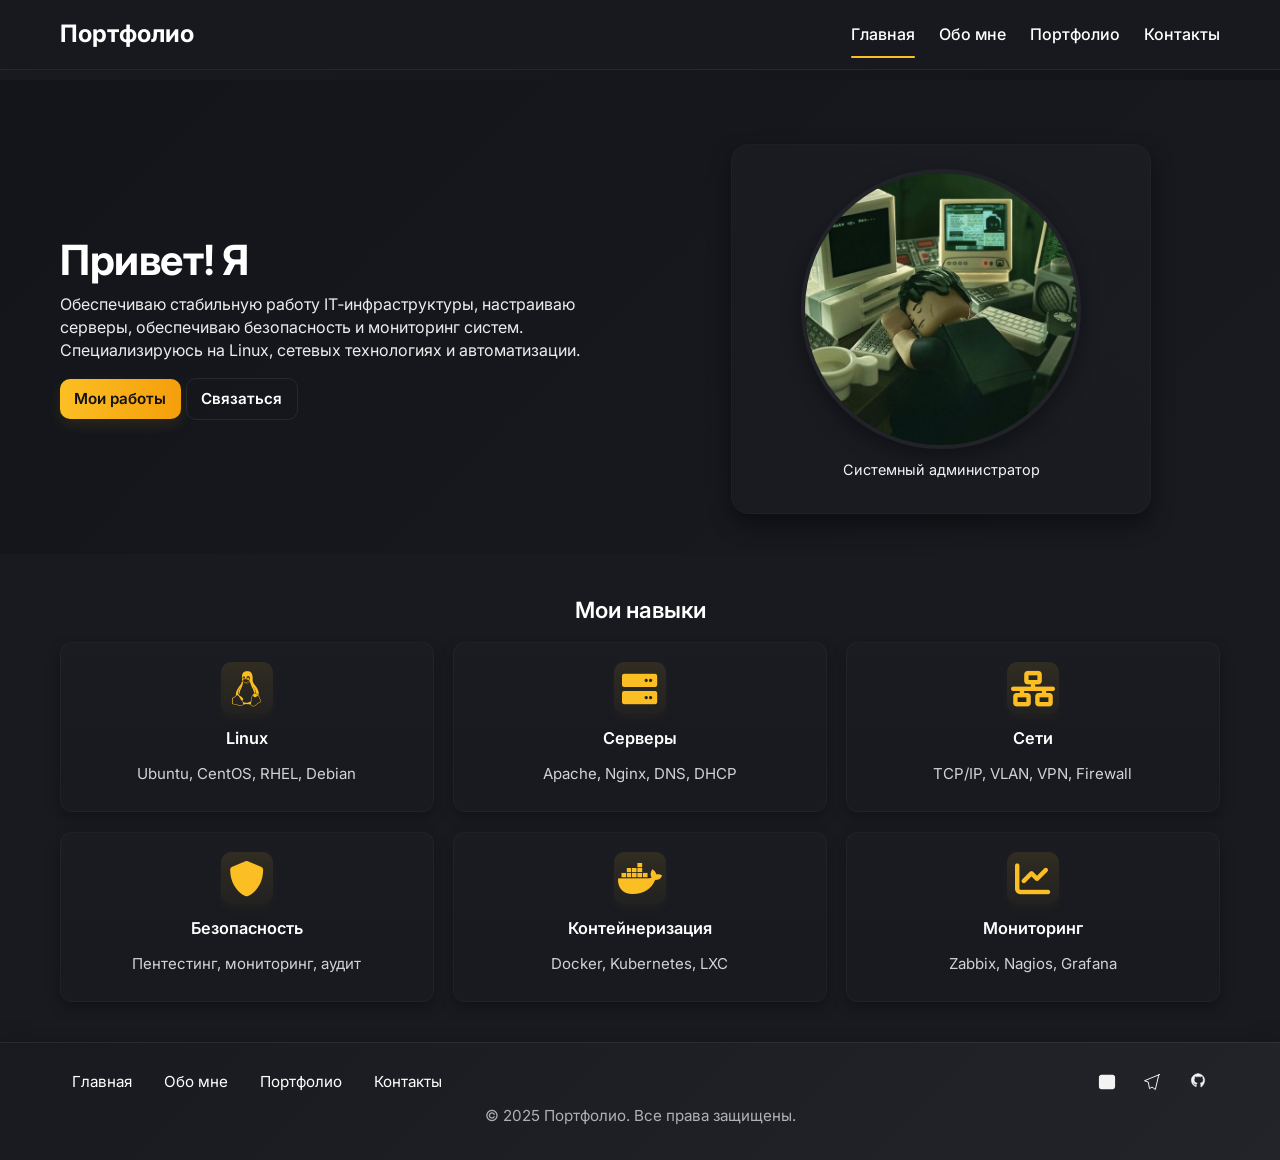
<file: index.html>
<!DOCTYPE html>
<html lang="ru">
<head>
  <meta charset="utf-8" />
  <meta name="viewport" content="width=device-width,initial-scale=1" />
  <title>Портфолио</title>
  <meta name="description" content="Портфолио системного администратора: Linux, сети, безопасность, автоматизация, DevOps." />
  <meta name="keywords" content="системный администратор, Linux, DevOps, безопасность, портфолио, серверы, автоматизация, IT" />
  <meta name="author" content="Александр Иванов" />
  <link rel="icon" href="images/favicon.ico" type="image/x-icon" />

  <!-- Базовые стили и стили страницы -->
  <link rel="stylesheet" href="css/base.css" />
  <link rel="stylesheet" href="css/style.css" />
  <link rel="stylesheet" href="css/index.css" />
  <link rel="stylesheet" href="css/header.css" />
  <link rel="stylesheet" href="css/footer.css" />

  <!-- Иконки и шрифт -->
  <link rel="stylesheet" href="https://cdnjs.cloudflare.com/ajax/libs/font-awesome/6.0.0/css/all.min.css" crossorigin="anonymous" />
  <link href="https://fonts.googleapis.com/css2?family=Inter:wght@300;400;500;600;700&display=swap" rel="stylesheet" />
</head>
<body>
  <!-- Header подгружается динамически -->
  <div id="header"></div>

  <main>
    <!-- Главная секция -->
    <section class="hero" id="hero">
      <div class="hero-container">
        <!-- Текстовая колонка -->
        <div class="hero-content">
          <h1 class="hero-title">
            Привет! Я
          </h1>

          <p class="hero-description">
            Обеспечиваю стабильную работу IT‑инфраструктуры, настраиваю серверы, обеспечиваю безопасность и мониторинг систем.
            Специализируюсь на Linux, сетевых технологиях и автоматизации.
          </p>

          <div class="hero-buttons" role="navigation" aria-label="Навигация по действиям">
            <a href="portfolio.html" class="btn btn-primary" aria-label="Мои работы">Мои работы</a>
            <a href="contact.html" class="btn btn-secondary" aria-label="Связаться">Связаться</a>
          </div>
        </div>

        <!-- Колонка с изображением -->
        <div class="hero-image">
          <div class="profile-card" aria-label="Профиль">
            <div class="profile-media">
              <!-- Обратите внимание на регистр папки images -->
              <img src="images/logo-matrix.jpg" class="profile-img" loading="lazy" />
              <div class="profile-info" aria-hidden="false">
                <p class="profile-role">Системный администратор</p>
              </div>
            </div>
          </div>
        </div>
      </div>
    </section>

    <!-- Навыки -->
    <section class="skills" id="skills">
      <div class="container">
        <h2 class="section-title">Мои навыки</h2>
        <div class="skills-grid">
          <div class="skill-card">
            <i class="fab fa-linux" aria-hidden="true"></i>
            <h3>Linux</h3>
            <p>Ubuntu, CentOS, RHEL, Debian</p>
          </div>

          <div class="skill-card">
            <i class="fas fa-server" aria-hidden="true"></i>
            <h3>Серверы</h3>
            <p>Apache, Nginx, DNS, DHCP</p>
          </div>

          <div class="skill-card">
            <i class="fas fa-network-wired" aria-hidden="true"></i>
            <h3>Сети</h3>
            <p>TCP/IP, VLAN, VPN, Firewall</p>
          </div>

          <div class="skill-card">
            <i class="fas fa-shield-alt" aria-hidden="true"></i>
            <h3>Безопасность</h3>
            <p>Пентестинг, мониторинг, аудит</p>
          </div>

          <div class="skill-card">
            <i class="fab fa-docker" aria-hidden="true"></i>
            <h3>Контейнеризация</h3>
            <p>Docker, Kubernetes, LXC</p>
          </div>

          <div class="skill-card">
            <i class="fas fa-chart-line" aria-hidden="true"></i>
            <h3>Мониторинг</h3>
            <p>Zabbix, Nagios, Grafana</p>
          </div>
        </div>
      </div>
    </section>
  </main>

  <!-- Footer подгружается динамически -->
  <div id="footer"></div>

  <!-- Скрипты (оставляем подгрузку header/footer и интерактив) -->
  <script src="js/header.js"></script>
  <script src="js/footer.js"></script>
  <script src="js/index.js"></script>
</body>
</html>
</file>
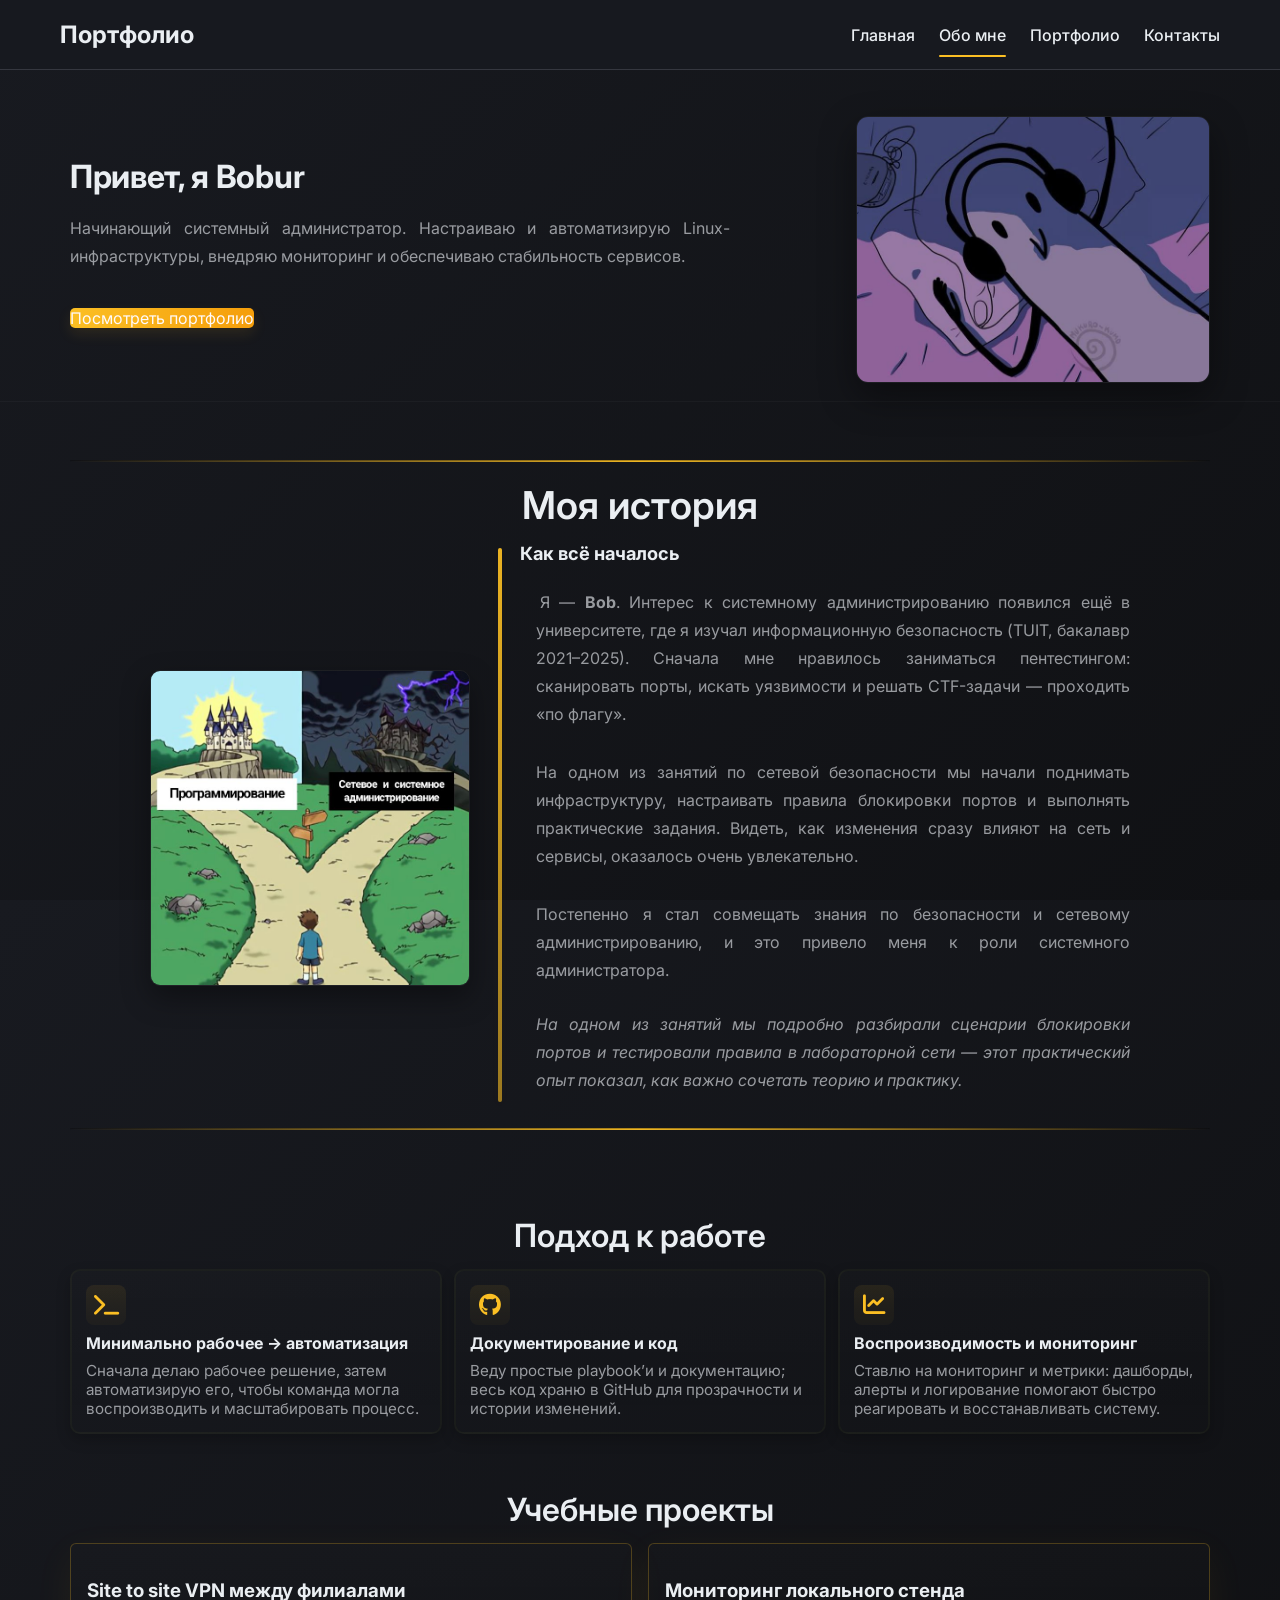
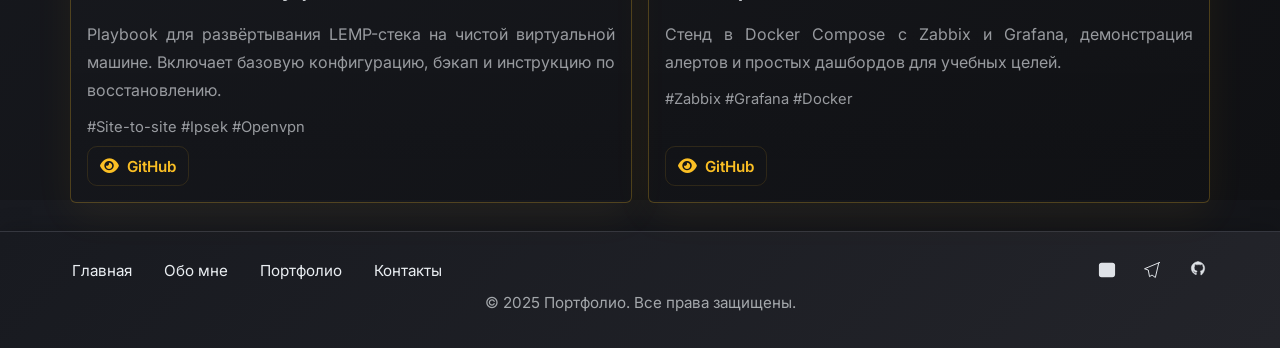
<file: about.html>
<!DOCTYPE html>
<html lang="ru">
<head>
  <meta charset="utf-8" />
  <meta name="viewport" content="width=device-width,initial-scale=1" />
  <title>Обо мне — Bobur | Портфолио</title>
  <meta name="description" content="Bobur — начинающий системный администратор. Linux, сети, автоматизация, мониторинг. TUIT (2021–2025)." />
  <link rel="stylesheet" href="css/base.css" />
  <link rel="stylesheet" href="css/about.css" />
  <link rel="stylesheet" href="css/header.css" />
  <link rel="stylesheet" href="css/footer.css" />
  <link rel="stylesheet" href="https://cdnjs.cloudflare.com/ajax/libs/font-awesome/6.0.0/css/all.min.css" crossorigin="anonymous" />
  <link href="https://fonts.googleapis.com/css2?family=Inter:wght@300;400;500;600;700&display=swap" rel="stylesheet" />

  <!-- Небольшой локальный стиль для разделителей (чтобы линия работала сразу) -->
  <style>
    .section-divider {
      border: none;
      height: 2px;
      background: linear-gradient(90deg, transparent, rgba(251,191,36,0.95), transparent);
      margin: 1.25rem 0;
      border-radius: 2px;
      box-shadow: 0 1px 0 rgba(0,0,0,0.25) inset;
    }
    /* Визуально-скрытый текст для доступности */
    .sr-only {
      position: absolute !important;
      width: 1px;
      height: 1px;
      padding: 0;
      margin: -1px;
      overflow: hidden;
      clip: rect(0,0,0,0);
      white-space: nowrap;
      border: 0;
    }
  </style>
</head>
<body>
  <div id="header"></div>

  <main>
    <!-- HERO -->
    <section class="hero reveal" aria-labelledby="hero-title">
      <div class="container hero-grid">
        <div class="hero-text">
          <h1 id="hero-title">Привет, я Bobur</h1>
          <p class="hero-lead">Начинающий системный администратор. Настраиваю и автоматизирую Linux-инфраструктуры, внедряю мониторинг и обеспечиваю стабильность сервисов.</p>
          <div class="hero-ctas">
            <a class="btn btn-primary" href="portfolio.html">Посмотреть портфолио</a>
          </div>
        </div>

        <aside class="hero-image" aria-hidden="false">
          <img src="images/punpun.jpg" alt="Фото Bobur" class="profile-img" loading="lazy" decoding="async" />
        </aside>
      </div>
    </section>

    <!-- ABOUT: разделитель перед заголовком -->
    <section class="about reveal" id="about" aria-labelledby="about-title">
      <div class="container">
        <hr class="section-divider" />

        <!-- Увеличенный заголовок (inline style гарантирует размер) -->
        <h2 id="about-title" class="section-title section-title--large" style="font-size: 2.4rem; margin-top:0.25rem;">Моя история</h2>

        <div class="about-content">
          <aside class="about-image">
            <img src="images/obout-us/admins-life.jpeg" alt="Иллюстрация: жизнь администратора" class="about-img" loading="lazy" decoding="async" />
          </aside>

          <div class="about-text">
            <h3>Как всё началось</h3>

            <p>Я — <strong>Bob</strong>. Интерес к системному администрированию появился ещё в университете, где я изучал информационную безопасность (TUIT, бакалавр 2021–2025). Сначала мне нравилось заниматься пентестингом: сканировать порты, искать уязвимости и решать CTF-задачи — проходить «по флагу».</p>

            <p>На одном из занятий по сетевой безопасности мы начали поднимать инфраструктуру, настраивать правила блокировки портов и выполнять практические задания. Видеть, как изменения сразу влияют на сеть и сервисы, оказалось очень увлекательно.</p>

            <p>Постепенно я стал совмещать знания по безопасности и сетевому администрированию, и это привело меня к роли системного администратора.</p>

            <p class="story-note">На одном из занятий мы подробно разбирали сценарии блокировки портов и тестировали правила в лабораторной сети — этот практический опыт показал, как важно сочетать теорию и практику.</p>
          </div>
        </div>

        <!-- Разделитель после истории -->
        <hr class="section-divider" />

        <!-- Подход к работе (оставляем ниже, секция отдельно уже есть) -->
      </div>
    </section>

    <!-- APPROACH -->
    <section class="approach reveal" id="approach" aria-labelledby="approach-title">
      <div class="container">
        <h2 id="approach-title" class="section-title">Подход к работе</h2>

        <div class="work-approach">
          <article class="approach-card">
            <div class="approach-icon" aria-hidden="true"><i class="fas fa-terminal"></i></div>
            <h4>Минимально рабочее → автоматизация</h4>
            <p class="muted">Сначала делаю рабочее решение, затем автоматизирую его, чтобы команда могла воспроизводить и масштабировать процесс.</p>
          </article>

          <article class="approach-card">
            <div class="approach-icon" aria-hidden="true"><i class="fab fa-github"></i></div>
            <h4>Документирование и код</h4>
            <p class="muted">Веду простые playbook’и и документацию; весь код храню в GitHub для прозрачности и истории изменений.</p>
          </article>

          <article class="approach-card">
            <div class="approach-icon" aria-hidden="true"><i class="fas fa-chart-line"></i></div>
            <h4>Воспроизводимость и мониторинг</h4>
            <p class="muted">Ставлю на мониторинг и метрики: дашборды, алерты и логирование помогают быстро реагировать и восстанавливать систему.</p>
          </article>
        </div>
      </div>
    </section>

    <!-- PROJECTS -->
    <section class="projects reveal" id="projects" aria-labelledby="projects-title">
      <div class="container">
        <h2 id="projects-title" class="section-title">Учебные проекты</h2>

        <!-- data-auto-highlight="true" — скрипт добавит .highlight ко всем карточкам -->
        <div class="projects-grid" data-auto-highlight="true">
          <!-- Проект 1 -->
          <article class="project-card">
            <div class="project-body">
              <h3>Site to site VPN между филиалами</h3>
              <p class="project-desc muted">Playbook для развёртывания LEMP-стека на чистой виртуальной машине. Включает базовую конфигурацию, бэкап и инструкцию по восстановлению.</p>
              <p class="project-meta muted">#Site-to-site #Ipsek #Openvpn</p>
            </div>

            <div class="project-footer">
              <a class="view-project" href="https://github.com/your-repo/lemp-ansible" target="_blank" rel="noopener noreferrer" title="Открыть проект на GitHub">
                <i class="fas fa-eye" aria-hidden="true"></i>
                <span>GitHub</span>
              </a>
            </div>
          </article>

          <!-- Проект 2 -->
          <article class="project-card">
            <div class="project-body">
              <h3>Мониторинг локального стенда</h3>
              <p class="project-desc muted">Стенд в Docker Compose с Zabbix и Grafana, демонстрация алертов и простых дашбордов для учебных целей.</p>
              <p class="project-meta muted">#Zabbix #Grafana #Docker</p>
            </div>

            <div class="project-footer">
              <a class="view-project" href="https://github.com/your-repo/monitoring-demo" target="_blank" rel="noopener noreferrer" title="Открыть проект на GitHub">
                <i class="fas fa-eye" aria-hidden="true"></i>
                <span>GitHub</span>
              </a>
            </div>
          </article>
        </div>
      </div>
    </section>
  </main>

  <div id="footer"></div>

  <script src="js/header.js"></script>
  <script src="js/footer.js"></script>
  <script src="js/about.js"></script>
</body>
</html>
</file>
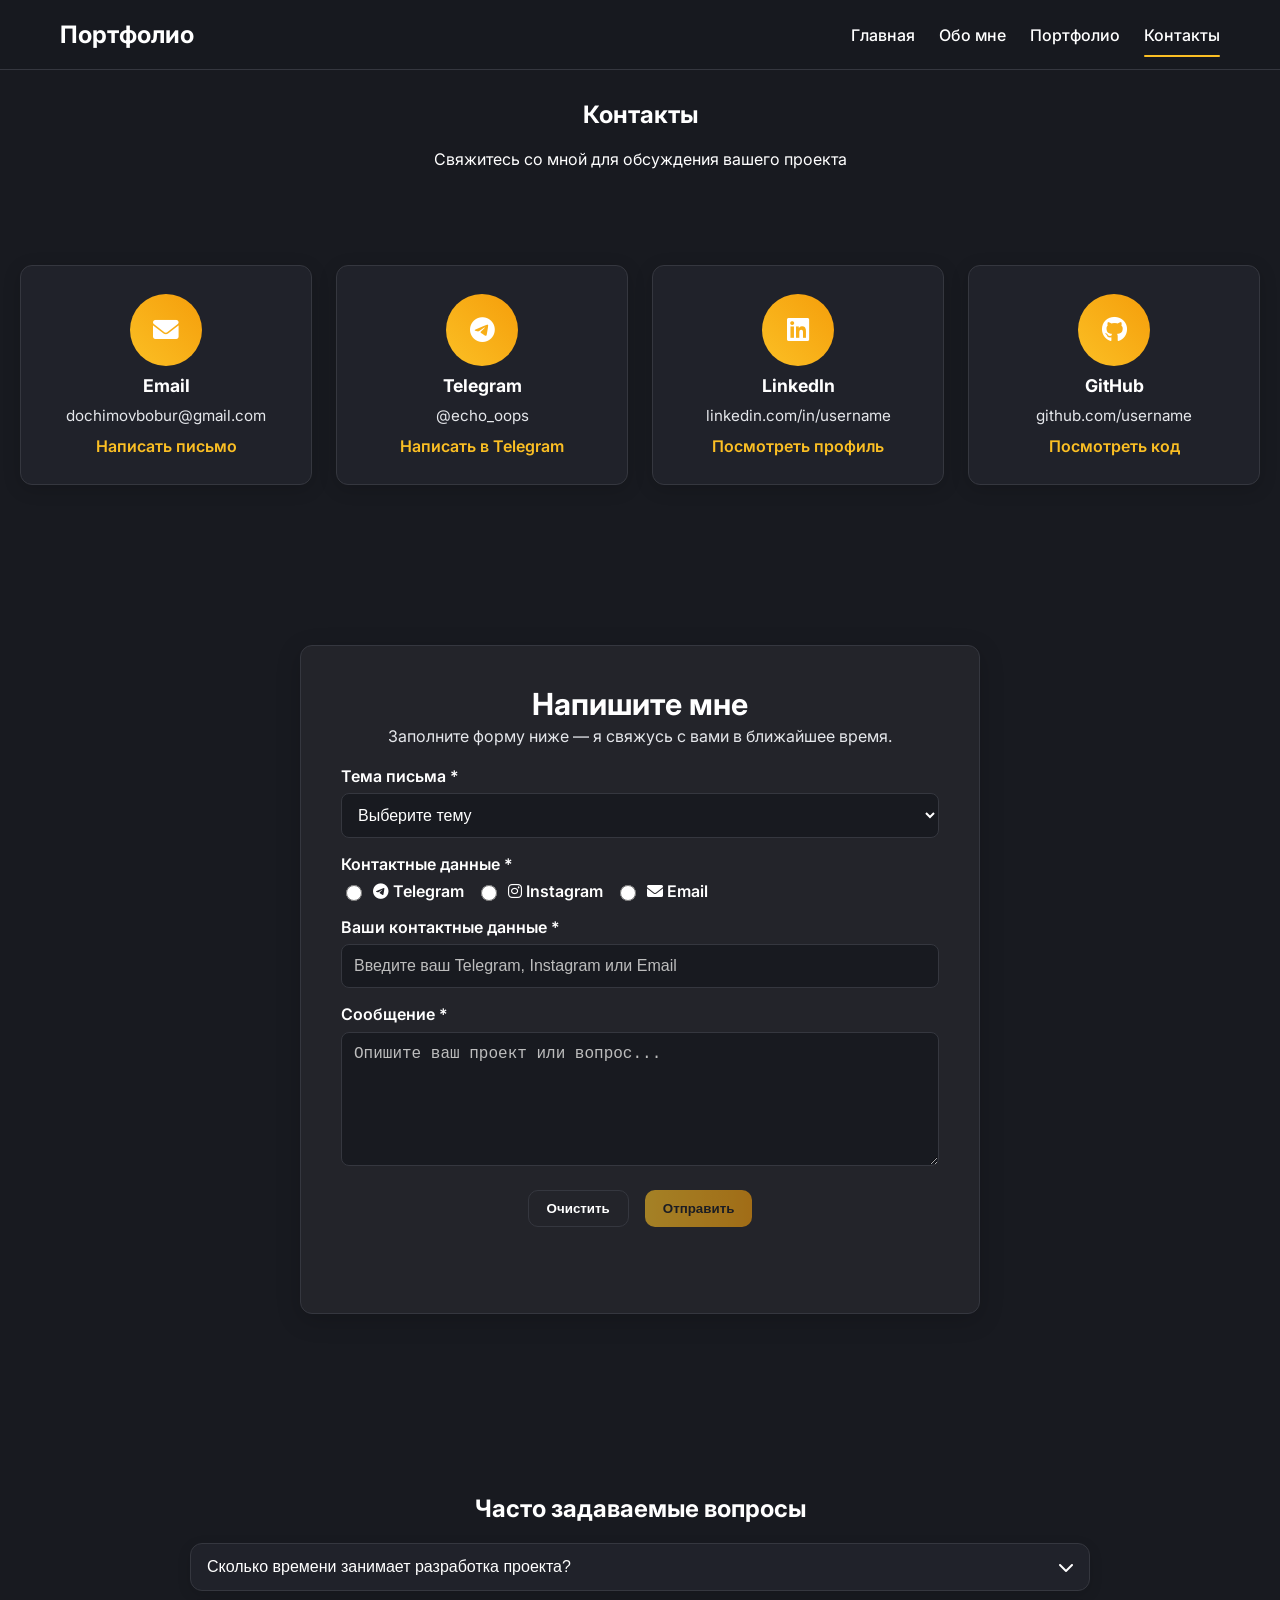
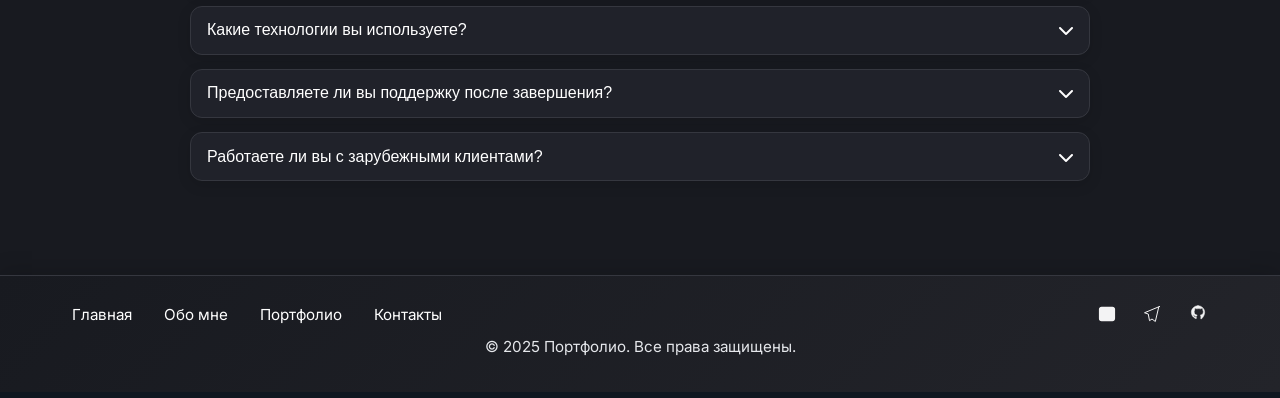
<file: contact.html>
<!doctype html>
<html lang="ru">
<head>
  <meta charset="utf-8" />
  <meta name="viewport" content="width=device-width, initial-scale=1" />
  <meta name="description" content="Контакты — напишите мне по email, в Telegram или через форму обратной связи. Обсудим ваш проект." />
  <title>Контакты — Портфолио</title>

  <!-- Performance -->
  <link rel="preconnect" href="https://fonts.gstatic.com" crossorigin>
  <link href="https://fonts.googleapis.com/css2?family=Inter:wght@300;400;500;600;700&display=swap" rel="stylesheet">

  <!-- Icons -->
  <link rel="stylesheet" href="https://cdnjs.cloudflare.com/ajax/libs/font-awesome/6.0.0/css/all.min.css">

  <!-- Page styles (подключены отдельно) -->
  <link rel="stylesheet" href="css/base.css">
  <link rel="stylesheet" href="css/contact.css">
  <link rel="stylesheet" href="css/animations.css">
  <link rel="stylesheet" href="css/header.css">
  <link rel="stylesheet" href="css/footer.css">
</head>
<body>
  <!-- Skip link для клавиатурной навигации -->
  <a class="skip-link" href="#main-content">Перейти к содержимому</a>

  <!-- Header (вставляется через js/header.js) -->
  <div id="header" aria-hidden="false"></div>

  <main id="main-content" tabindex="-1">
    <!-- Заголовок -->
    <section class="page-header" aria-labelledby="page-title">
      <div class="container">
        <h1 id="page-title" class="page-title">Контакты</h1>
        <p class="page-subtitle">Свяжитесь со мной для обсуждения вашего проекта</p>
      </div>
    </section>

    <!-- Контактная информация -->
    <section class="contact-info" aria-label="Контактная информация">
      <div class="container">
        <!-- Гибкая сетка: CSS управляет количеством колонок (на десктопе — 4 в ряд) -->
        <div class="contact-grid" role="list">
          <article class="contact-card" role="listitem" aria-labelledby="email-title">
            <div class="contact-icon" aria-hidden="true"><i class="fas fa-envelope"></i></div>
            <h3 id="email-title">Email</h3>
            <p class="contact-meta">dochimovbobur@gmail.com</p>
            <a class="contact-link" href="mailto:dochimovbobur@gmail.com">Написать письмо</a>
          </article>

          <article class="contact-card" role="listitem" aria-labelledby="tg-title">
            <div class="contact-icon" aria-hidden="true"><i class="fab fa-telegram"></i></div>
            <h3 id="tg-title">Telegram</h3>
            <p class="contact-meta">@echo_oops</p>
            <a class="contact-link" href="https://t.me/echo_oops" target="_blank" rel="noopener noreferrer">Написать в Telegram</a>
          </article>

          <article class="contact-card" role="listitem" aria-labelledby="li-title">
            <div class="contact-icon" aria-hidden="true"><i class="fab fa-linkedin"></i></div>
            <h3 id="li-title">LinkedIn</h3>
            <p class="contact-meta">linkedin.com/in/username</p>
            <a class="contact-link" href="https://linkedin.com/in/username" target="_blank" rel="noopener noreferrer">Посмотреть профиль</a>
          </article>

          <article class="contact-card" role="listitem" aria-labelledby="gh-title">
            <div class="contact-icon" aria-hidden="true"><i class="fab fa-github"></i></div>
            <h3 id="gh-title">GitHub</h3>
            <p class="contact-meta">github.com/username</p>
            <a class="contact-link" href="https://github.com/username" target="_blank" rel="noopener noreferrer">Посмотреть код</a>
          </article>
        </div>
      </div>
    </section>

    <!-- Форма обратной связи -->
    <section class="contact-form-section" aria-labelledby="form-title">
      <div class="container">
        <div class="form-container" role="region" aria-labelledby="form-title">
          <div class="form-header">
            <h2 id="form-title">Напишите мне</h2>
            <p>Заполните форму ниже — я свяжусь с вами в ближайшее время.</p>
          </div>

          <form id="contactForm" class="contact-form" novalidate>
            <div class="form-group">
              <label for="subject">Тема письма *</label>
              <select id="subject" name="subject" required>
                <option value="">Выберите тему</option>
                <option value="collaboration">Сотрудничество</option>
                <option value="consultation">Консультация</option>
                <option value="other">Другое</option>
              </select>
              <span id="subjectError" class="error-message" aria-live="polite" aria-hidden="true"></span>
            </div>

            <div class="form-group">
              <label id="contact-method-label">Контактные данные *</label>
              <div class="contact-method-group" role="radiogroup" aria-labelledby="contact-method-label">
                <div class="radio-group">
                  <input type="radio" id="method-telegram" name="contactMethod" value="telegram" required>
                  <label for="method-telegram"><i class="fab fa-telegram" aria-hidden="true"></i> Telegram</label>
                </div>
                <div class="radio-group">
                  <input type="radio" id="method-instagram" name="contactMethod" value="instagram" required>
                  <label for="method-instagram"><i class="fab fa-instagram" aria-hidden="true"></i> Instagram</label>
                </div>
                <div class="radio-group">
                  <input type="radio" id="method-email" name="contactMethod" value="email" required>
                  <label for="method-email"><i class="fas fa-envelope" aria-hidden="true"></i> Email</label>
                </div>
              </div>
              <span id="contactMethodError" class="error-message" aria-live="polite" aria-hidden="true"></span>
            </div>

            <div class="form-group">
              <label for="contactInfo">Ваши контактные данные *</label>
              <input type="text" id="contactInfo" name="contactInfo" placeholder="Введите ваш Telegram, Instagram или Email" required>
              <span id="contactInfoError" class="error-message" aria-live="polite" aria-hidden="true"></span>
            </div>

            <div class="form-group">
              <label for="message">Сообщение *</label>
              <textarea id="message" name="message" rows="6" placeholder="Опишите ваш проект или вопрос..." required></textarea>
              <span id="messageError" class="error-message" aria-live="polite" aria-hidden="true"></span>
            </div>

            <div class="form-buttons">
              <button type="button" id="clearBtn" class="btn btn-secondary">Очистить</button>
              <button type="submit" id="submitBtn" class="btn btn-primary" disabled>Отправить</button>
            </div>

            <div id="formStatus" class="form-status" aria-live="polite"></div>
          </form>
        </div>
      </div>
    </section>

    <!-- FAQ -->
    <section class="faq" aria-labelledby="faq-title">
      <div class="container">
        <h2 id="faq-title" class="section-title">Часто задаваемые вопросы</h2>

        <div class="faq-list" id="faqList">
          <div class="faq-item">
            <button class="faq-question" aria-expanded="false" aria-controls="faq1">
              <span>Сколько времени занимает разработка проекта?</span>
              <i class="fas fa-chevron-down" aria-hidden="true"></i>
            </button>
            <div id="faq1" class="faq-answer" hidden>
              <p>Время разработки зависит от сложности: простой лендинг — 1–2 недели, сложное веб‑приложение — 1–3 месяца. Сроки обсуждаем индивидуально.</p>
            </div>
          </div>

          <div class="faq-item">
            <button class="faq-question" aria-expanded="false" aria-controls="faq2">
              <span>Какие технологии вы используете?</span>
              <i class="fas fa-chevron-down" aria-hidden="true"></i>
            </button>
            <div id="faq2" class="faq-answer" hidden>
              <p>Работаю с React, Vue, Node.js, Python и другими инструментами. Выбор стека зависит от задачи.</p>
            </div>
          </div>

          <div class="faq-item">
            <button class="faq-question" aria-expanded="false" aria-controls="faq3">
              <span>Предоставляете ли вы поддержку после завершения?</span>
              <i class="fas fa-chevron-down" aria-hidden="true"></i>
            </button>
            <div id="faq3" class="faq-answer" hidden>
              <p>Да, предоставляю поддержку и консультации. Условия обсуждаются индивидуально.</p>
            </div>
          </div>

          <div class="faq-item">
            <button class="faq-question" aria-expanded="false" aria-controls="faq4">
              <span>Работаете ли вы с зарубежными клиентами?</span>
              <i class="fas fa-chevron-down" aria-hidden="true"></i>
            </button>
            <div id="faq4" class="faq-answer" hidden>
              <p>Да, работаю с клиентами из разных стран.</p>
            </div>
          </div>
        </div>
      </div>
    </section>
  </main>

  <!-- Footer (вставляется через js/footer.js) -->
  <div id="footer" aria-hidden="false"></div>

  <!-- Скрипты (подключены с defer) -->
  <script src="js/header.js" defer></script>
  <script src="js/footer.js" defer></script>
  <script src="js/contact.js" defer></script>
</body>
</html>
</file>
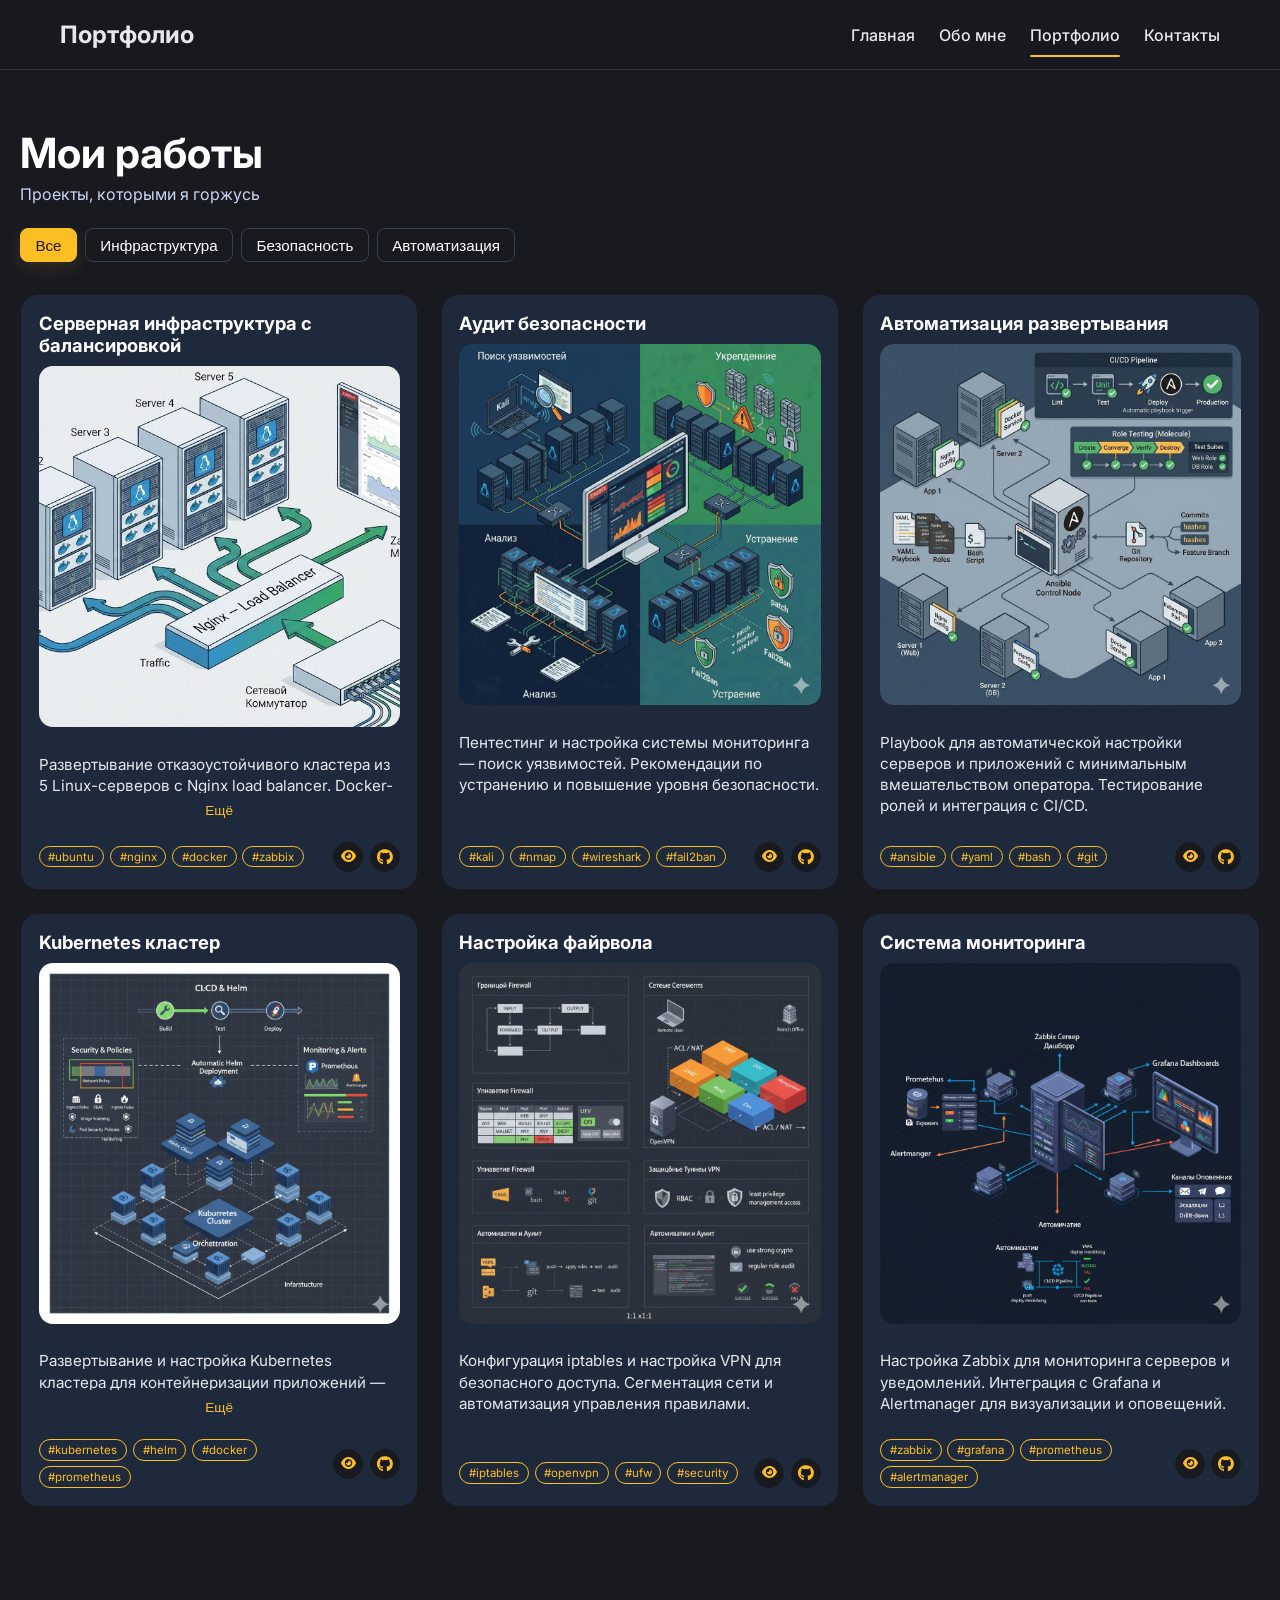
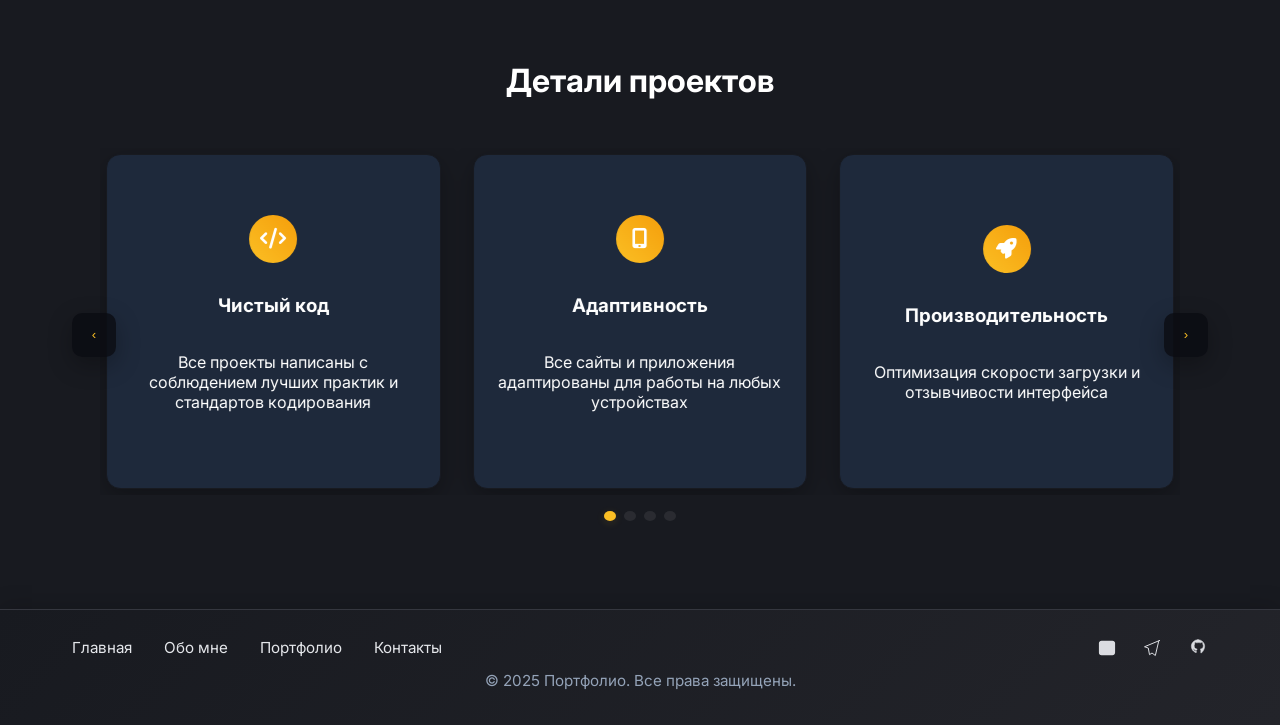
<file: portfolio.html>
<!doctype html>
<html lang="ru">
<head>
  <meta charset="utf-8" />
  <meta name="viewport" content="width=device-width,initial-scale=1" />
  <meta name="description" content="Портфолио: проекты по инфраструктуре, безопасности и автоматизации — примеры работ, детали и ссылки на репозитории." />
  <title>Портфолио — Мои работы</title>

  <!-- Performance: preconnect for Google Fonts -->
  <link rel="preconnect" href="https://fonts.gstatic.com" crossorigin>
  <link href="https://fonts.googleapis.com/css2?family=Inter:wght@300;400;500;600;700&display=swap" rel="stylesheet">

  <!-- Иконки -->
  <link rel="stylesheet" href="https://cdnjs.cloudflare.com/ajax/libs/font-awesome/6.0.0/css/all.min.css">

  <!-- Стили (оставлены внешними файлами) -->
  <link rel="stylesheet" href="css/base.css">
  <link rel="stylesheet" href="css/portfolio.css">
  <link rel="stylesheet" href="css/animations.css">
  <link rel="stylesheet" href="css/header.css">
  <link rel="stylesheet" href="css/footer.css">
</head>
<body>
  <a class="skip-link" href="#main-content" style="position:absolute;left:-999px;top:auto;overflow:hidden;">Перейти к содержимому</a>

  <!-- Header (подключается через js/header.js) -->
  <div id="header" aria-hidden="false"></div>

  <main id="main-content" tabindex="-1">
    <!-- Заголовок страницы -->
    <section class="page-header" aria-labelledby="page-title">
      <div class="container">
        <h1 id="page-title" class="page-title">Мои работы</h1>
        <p class="page-subtitle">Проекты, которыми я горжусь</p>
      </div>
    </section>

    <!-- Фильтры -->
    <section class="portfolio-filters" aria-label="Фильтры портфолио">
      <div class="container">
        <div class="filter-buttons" role="tablist" aria-label="Фильтры проектов">
          <button class="filter-btn active" data-filter="all" role="tab" aria-selected="true" tabindex="0">Все</button>
          <button class="filter-btn" data-filter="infrastructure" role="tab" aria-selected="false" tabindex="-1">Инфраструктура</button>
          <button class="filter-btn" data-filter="security" role="tab" aria-selected="false" tabindex="-1">Безопасность</button>
          <button class="filter-btn" data-filter="automation" role="tab" aria-selected="false" tabindex="-1">Автоматизация</button>
        </div>
      </div>
    </section>

    <!-- Портфолио -->
    <section class="portfolio" aria-label="Портфолио">
      <div class="container">
        <div class="portfolio-grid" aria-live="polite">

          <!-- Проект 1 -->
          <article class="portfolio-item" data-category="infrastructure" aria-labelledby="p1-title">
            <div class="portfolio-title-block">
              <h3 id="p1-title">Серверная инфраструктура с балансировкой</h3>
            </div>

            <div class="portfolio-image" aria-label="Схема серверной инфраструктуры">
              <img src="images/portfolio/Cluster-docker-nginx.jpg"
                   alt="Схема серверной инфраструктуры с балансировкой нагрузки"
                   loading="lazy" decoding="async">
            </div>

            <div class="portfolio-desc-block">
              <p>Развертывание отказоустойчивого кластера из 5 Linux-серверов с Nginx load balancer. Docker-контейнеризация приложений и мониторинг через Zabbix. Проект обеспечивает 99.9% uptime.</p>
            </div>

            <div class="portfolio-bottom-row">
              <div class="portfolio-tech" aria-hidden="false">
                <span class="tech-tag">#ubuntu</span>
                <span class="tech-tag">#nginx</span>
                <span class="tech-tag">#docker</span>
                <span class="tech-tag">#zabbix</span>
              </div>

              <div class="portfolio-links" aria-hidden="false">
                <button class="portfolio-link" title="Посмотреть" aria-label="Посмотреть проект" type="button">
                  <i class="fas fa-eye" aria-hidden="true"></i>
                </button>
                <a href="https://github.com/username/project1" class="portfolio-link github" title="Код на GitHub" aria-label="Код проекта на GitHub" target="_blank" rel="noopener noreferrer">
                  <i class="fab fa-github" aria-hidden="true"></i>
                </a>
              </div>
            </div>
          </article>

          <!-- Проект 2 -->
          <article class="portfolio-item" data-category="security" aria-labelledby="p2-title">
            <div class="portfolio-title-block">
              <h3 id="p2-title">Аудит безопасности</h3>
            </div>

            <div class="portfolio-image" aria-label="Аудит безопасности">
              <img src="images/portfolio/pentest.jpg"
                   alt="Отчёт и результаты аудита безопасности"
                   loading="lazy" decoding="async">
            </div>

            <div class="portfolio-desc-block">
              <p>Пентестинг и настройка системы мониторинга — поиск уязвимостей. Рекомендации по устранению и повышение уровня безопасности.</p>
            </div>

            <div class="portfolio-bottom-row">
              <div class="portfolio-tech">
                <span class="tech-tag">#kali</span>
                <span class="tech-tag">#nmap</span>
                <span class="tech-tag">#wireshark</span>
                <span class="tech-tag">#fail2ban</span>
              </div>

              <div class="portfolio-links">
                <button class="portfolio-link" title="Посмотреть" aria-label="Посмотреть проект" type="button">
                  <i class="fas fa-eye" aria-hidden="true"></i>
                </button>
                <a href="https://github.com/echo-oops/pentest-monitoring-security" class="portfolio-link github" title="Код на GitHub" aria-label="Код проекта на GitHub" target="_blank" rel="noopener noreferrer">
                  <i class="fab fa-github" aria-hidden="true"></i>
                </a>
              </div>
            </div>
          </article>

          <!-- Проект 3 -->
          <article class="portfolio-item" data-category="automation" aria-labelledby="p3-title">
            <div class="portfolio-title-block">
              <h3 id="p3-title">Автоматизация развертывания</h3>
            </div>

            <div class="portfolio-image" aria-label="Автоматизация с Ansible">
              <img src="images/portfolio/ansible.jpg"
                   alt="Автоматизация развертывания с Ansible — пример плейбука"
                   loading="lazy" decoding="async">
            </div>

            <div class="portfolio-desc-block">
              <p>Playbook для автоматической настройки серверов и приложений с минимальным вмешательством оператора. Тестирование ролей и интеграция с CI/CD.</p>
            </div>

            <div class="portfolio-bottom-row">
              <div class="portfolio-tech">
                <span class="tech-tag">#ansible</span>
                <span class="tech-tag">#yaml</span>
                <span class="tech-tag">#bash</span>
                <span class="tech-tag">#git</span>
              </div>

              <div class="portfolio-links">
                <button class="portfolio-link" title="Посмотреть" aria-label="Посмотреть проект" type="button">
                  <i class="fas fa-eye" aria-hidden="true"></i>
                </button>
                <a href="https://github.com/echo-oops/ansible-deployment" class="portfolio-link github" title="Код на GitHub" aria-label="Код проекта на GitHub" target="_blank" rel="noopener noreferrer">
                  <i class="fab fa-github" aria-hidden="true"></i>
                </a>
              </div>
            </div>
          </article>

          <!-- Проект 4 -->
          <article class="portfolio-item" data-category="infrastructure" aria-labelledby="p4-title">
            <div class="portfolio-title-block">
              <h3 id="p4-title">Kubernetes кластер</h3>
            </div>

            <div class="portfolio-image" aria-label="Kubernetes кластер">
              <img src="images/portfolio/Kubernets.jpg"
                   alt="Kubernetes кластер — архитектура и дашборды"
                   loading="lazy" decoding="async">
            </div>

            <div class="portfolio-desc-block">
              <p>Развертывание и настройка Kubernetes кластера для контейнеризации приложений — Helm, CI/CD и мониторинг. Настройка сетевой политики и безопасности кластера.</p>
            </div>

            <div class="portfolio-bottom-row">
              <div class="portfolio-tech">
                <span class="tech-tag">#kubernetes</span>
                <span class="tech-tag">#helm</span>
                <span class="tech-tag">#docker</span>
                <span class="tech-tag">#prometheus</span>
              </div>

              <div class="portfolio-links">
                <button class="portfolio-link" title="Посмотреть" aria-label="Посмотреть проект" type="button">
                  <i class="fas fa-eye" aria-hidden="true"></i>
                </button>
                <a href="https://github.com/echo-oops/k8s-cluster" class="portfolio-link github" title="Код на GitHub" aria-label="Код проекта на GitHub" target="_blank" rel="noopener noreferrer">
                  <i class="fab fa-github" aria-hidden="true"></i>
                </a>
              </div>
            </div>
          </article>

          <!-- Проект 5 -->
          <article class="portfolio-item" data-category="security" aria-labelledby="p5-title">
            <div class="portfolio-title-block">
              <h3 id="p5-title">Настройка файрвола</h3>
            </div>

            <div class="portfolio-image" aria-label="Настройка файрвола">
              <img src="images/portfolio/openvpn.jpg"
                   alt="Конфигурация файрвола и VPN"
                   loading="lazy" decoding="async">
            </div>

            <div class="portfolio-desc-block">
              <p>Конфигурация iptables и настройка VPN для безопасного доступа. Сегментация сети и автоматизация управления правилами.</p>
            </div>

            <div class="portfolio-bottom-row">
              <div class="portfolio-tech">
                <span class="tech-tag">#iptables</span>
                <span class="tech-tag">#openvpn</span>
                <span class="tech-tag">#ufw</span>
                <span class="tech-tag">#security</span>
              </div>

              <div class="portfolio-links">
                <button class="portfolio-link" title="Посмотреть" aria-label="Посмотреть проект" type="button">
                  <i class="fas fa-eye" aria-hidden="true"></i>
                </button>
                <a href="https://github.com/echo-oops/Base-settings-on-firewall" class="portfolio-link github" title="Код на GitHub" aria-label="Код проекта на GitHub" target="_blank" rel="noopener noreferrer">
                  <i class="fab fa-github" aria-hidden="true"></i>
                </a>
              </div>
            </div>
          </article>

          <!-- Проект 6 -->
          <article class="portfolio-item" data-category="automation" aria-labelledby="p6-title">
            <div class="portfolio-title-block">
              <h3 id="p6-title">Система мониторинга</h3>
            </div>

            <div class="portfolio-image" aria-label="Система мониторинга">
              <img src="images/portfolio/zabbix.jpg"
                   alt="Интерфейс Zabbix и дашборды Grafana"
                   loading="lazy" decoding="async">
            </div>

            <div class="portfolio-desc-block">
              <p>Настройка Zabbix для мониторинга серверов и уведомлений. Интеграция с Grafana и Alertmanager для визуализации и оповещений.</p>
            </div>

            <div class="portfolio-bottom-row">
              <div class="portfolio-tech">
                <span class="tech-tag">#zabbix</span>
                <span class="tech-tag">#grafana</span>
                <span class="tech-tag">#prometheus</span>
                <span class="tech-tag">#alertmanager</span>
              </div>

              <div class="portfolio-links">
                <button class="portfolio-link" title="Посмотреть" aria-label="Посмотреть проект" type="button">
                  <i class="fas fa-eye" aria-hidden="true"></i>
                </button>
                <a href="https://github.com/echo-oops/Scripts-zabbix" class="portfolio-link github" title="Код на GitHub" aria-label="Код проекта на GitHub" target="_blank" rel="noopener noreferrer">
                  <i class="fab fa-github" aria-hidden="true"></i>
                </a>
              </div>
            </div>
          </article>

        </div> <!-- .portfolio-grid -->
      </div> <!-- .container -->
    </section>

    <!-- Детали проектов — слайдер -->
    <section class="project-details" aria-label="Детали проектов">
      <div class="container">
        <h2 class="section-title">Детали проектов</h2>

        <div class="details-slider" id="detailsSlider" aria-roledescription="carousel" aria-label="Детали проектов">
          <div class="slider-viewport" role="region" aria-label="Детали проектов — слайдер">
            <div class="slider-track" id="detailsTrack">
              <div class="slide">
                <div class="detail-card" role="group" aria-roledescription="slide" aria-label="Чистый код">
                  <div class="detail-icon"><i class="fas fa-code" aria-hidden="true"></i></div>
                  <h3>Чистый код</h3>
                  <p>Все проекты написаны с соблюдением лучших практик и стандартов кодирования</p>
                </div>
              </div>

              <div class="slide">
                <div class="detail-card" role="group" aria-roledescription="slide" aria-label="Адаптивность">
                  <div class="detail-icon"><i class="fas fa-mobile-alt" aria-hidden="true"></i></div>
                  <h3>Адаптивность</h3>
                  <p>Все сайты и приложения адаптированы для работы на любых устройствах</p>
                </div>
              </div>

              <div class="slide">
                <div class="detail-card" role="group" aria-roledescription="slide" aria-label="Производительность">
                  <div class="detail-icon"><i class="fas fa-rocket" aria-hidden="true"></i></div>
                  <h3>Производительность</h3>
                  <p>Оптимизация скорости загрузки и отзывчивости интерфейса</p>
                </div>
              </div>

              <div class="slide">
                <div class="detail-card" role="group" aria-roledescription="slide" aria-label="Безопасность">
                  <div class="detail-icon"><i class="fas fa-shield-alt" aria-hidden="true"></i></div>
                  <h3>Безопасность</h3>
                  <p>Реализация современных методов защиты данных и аутентификации</p>
                </div>
              </div>
            </div> <!-- .slider-track -->
          </div> <!-- .slider-viewport -->

          <!-- controls -->
          <button class="slider-btn prev" type="button" aria-label="Предыдущий слайд" aria-controls="detailsTrack">&lsaquo;</button>
          <button class="slider-btn next" type="button" aria-label="Следующий слайд" aria-controls="detailsTrack">&rsaquo;</button>

          <!-- dots -->
          <div class="slider-dots" role="tablist" aria-label="Навигация по слайдеру"></div>
        </div> <!-- .details-slider -->
      </div>
    </section>

   
  <!-- Footer (подключается через js/footer.js) -->
  <div id="footer" aria-hidden="false"></div>

  <!-- Скрипты: header/footer, логика портфолио и слайдер -->
  <script src="js/header.js" defer></script>
  <script src="js/footer.js" defer></script>
  <script src="js/portfolio.js" defer></script>
  <script src="js/details-slider.js" defer></script>
</body>
</html>
</file>
<file: css/base.css>
:root{
  --bg-dark: #181a20;
  --accent: #fbbf24;
  --muted: #94a3b8;
  --text: #e5e7eb;
  --border: #35373f;
  --nav-height: 70px;
  --max-width: 1200px;
  --container-padding: 20px;
  --radius: 12px;
}

/* Reset / base */
* { box-sizing: border-box; }
html,body { margin: 0; padding: 0; height: 100%; font-family: "Inter", system-ui, -apple-system, "Segoe UI", Roboto, "Helvetica Neue", Arial; color: var(--text); background: #0f1720; -webkit-font-smoothing: antialiased; -moz-osx-font-smoothing: grayscale; }
img { max-width: 100%; height: auto; display: block; }
a { color: inherit; text-decoration: none; }
ul { margin: 0; padding: 0; list-style: none; }

/* контейнер */
.container { max-width: var(--max-width); margin: 0 auto; padding: 0 var(--container-padding); }

/* плейсхолдеры для инъекции header/footer */
#header, #footer { width: 100%; display: block; }

/* компенсируем фиксированный navbar: главное правило */
main { padding-top: calc(var(--nav-height) + 10px); }

/* вспомогательные классы */
.hidden { display: none !important; }
.sr-only { position: absolute; width: 1px; height: 1px; padding: 0; margin: -1px; overflow: hidden; clip: rect(0,0,0,0); border: 0; }
</file>
<file: css/style.css>
/* Основные стили */
* {
    margin: 0;
    padding: 0;
    box-sizing: border-box;
}

:root {
    --primary-color: #2563eb;
    --secondary-color: #1e40af;
    --accent-color: #3b82f6;
    --text-color: #1f2937;
    --text-light: #6b7280;
    --bg-color: #ffffff;
    --bg-light: #f8fafc;
    --bg-dark: #1e293b;
    --border-color: #e5e7eb;
    --shadow: 0 4px 6px -1px rgba(0, 0, 0, 0.1);
    --shadow-lg: 0 20px 25px -5px rgba(0, 0, 0, 0.1);
    --gradient: linear-gradient(135deg, #667eea 0%, #764ba2 100%);
    --gradient-dark: linear-gradient(135deg, #1e3a8a 0%, #3730a3 100%);
}

body {
    font-family: 'Inter', -apple-system, BlinkMacSystemFont, 'Segoe UI', Roboto, sans-serif;
    line-height: 1.6;
    color: var(--text-color);
    background-color: var(--bg-color);
}

.container {
    max-width: 1200px;
    margin: 0 auto;
    padding: 0 20px;
}

.btn {
    display: inline-block;
    padding: 12px 24px;
    border-radius: 8px;
    text-decoration: none;
    font-weight: 600;
    transition: all 0.3s ease;
    border: none;
    cursor: pointer;
    font-size: 1rem;
}

.btn-primary {
    background: white;
    color: var(--primary-color);
    box-shadow: var(--shadow);
}

.btn-primary:hover {
    transform: translateY(-2px);
    box-shadow: var(--shadow-lg);
}

.btn-secondary {
    background: transparent;
    color: white;
    border: 2px solid white;
}

.btn-secondary:hover {
    background: white;
    color: var(--primary-color);
}

.section-title {
    text-align: center;
    font-size: 2.5rem;
    font-weight: 700;
    margin-bottom: 3rem;
    color: #fff !important;
}

/* Utility classes */
.text-center { text-align: center; }
.mt-2 { margin-top: 2rem; }
.mb-2 { margin-bottom: 2rem; }
.pt-2 { padding-top: 2rem; }
.pb-2 { padding-bottom: 2rem; }
</file>
<file: css/index.css>
:root{
  --bg-dark: #181a20;
  --panel: #20222a;
  --text: #ffffff;
  --muted: rgba(255,255,255,0.65);
  --accent: #fbbf24;
  --border: rgba(255,255,255,0.06);
  --glass: rgba(255,255,255,0.03);
  --max-width: 1200px;
  --container-padding: 20px;
  --radius: 12px;
  --transition: 160ms ease;
}

/* =========================
   Базовые правила
   ========================= */
* { box-sizing: border-box; }
html, body { height: 100%; }
body {
  margin: 0;
  background: linear-gradient(135deg, #181a20 0%, #101114 100%);
  color: var(--text);
  font-family: 'Inter', Arial, sans-serif;
  -webkit-font-smoothing: antialiased;
  -moz-osx-font-smoothing: grayscale;
  line-height: 1.45;
  -webkit-text-size-adjust: 100%;
}

/* Контейнер */
.container {
  max-width: var(--max-width);
  margin: 0 auto;
  padding: 0 var(--container-padding);
}

/* =========================
   HERO
   ========================= */
.hero {
  padding: 64px 0 40px;
  background: linear-gradient(135deg, #13151a 0%, #181a20 100%);
  color: var(--text);
}

.hero-container {
  max-width: var(--max-width);
  margin: 0 auto;
  padding: 0 var(--container-padding);
  display: grid;
  grid-template-columns: 1fr 1fr;
  gap: 2.8rem;
  align-items: center;
}

.hero-content { max-width: 640px; }

.hero-title {
  font-size: 2.6rem;
  font-weight: 700;
  line-height: 1.08;
  margin: 0 0 0.5rem 0;
  letter-spacing: -0.4px;
}

.highlight {
  background: linear-gradient(45deg, #fbbf24, #f59e0b);
  -webkit-background-clip: text;
  -webkit-text-fill-color: transparent;
  background-clip: text;
}

.hero-description {
  margin-top: 0.6rem;
  margin-bottom: 1rem;
  font-size: 1rem;
  color: rgba(255,255,255,0.92);
  max-width: 56ch;
  word-wrap: break-word;
  hyphens: auto;
}

/* Кнопки */
.hero-buttons {
  display: flex;
  justify-content: flex-start;
  align-items: center;
  gap: 0.4rem;
  margin-top: 0.5rem;
}

.btn {
  display: inline-flex;
  align-items: center;
  justify-content: center;
  padding: 0.56rem 0.9rem;
  border-radius: 10px;
  text-decoration: none;
  font-weight: 600;
  font-size: 0.95rem;
  min-width: 96px;
  transition: transform var(--transition), box-shadow var(--transition);
  will-change: transform;
}

.btn-primary {
  background: linear-gradient(90deg, #fbbf24, #f59e0b);
  color: #111;
  box-shadow: 0 6px 14px rgba(251,191,36,0.10);
}

.btn-primary:hover,
.btn-primary:focus {
  transform: translateY(-3px);
  outline: none;
}

.btn-secondary {
  background: transparent;
  border: 1px solid rgba(255,255,255,0.08);
  color: var(--text);
}

.btn-secondary:hover,
.btn-secondary:focus {
  transform: translateY(-3px);
  box-shadow: 0 6px 14px rgba(0,0,0,0.18);
  outline: none;
}

/* =========================
   PROFILE / IMAGE
   ========================= */
.hero-image {
  display: flex;
  align-items: center;
  justify-content: center;
}

.profile-card {
  position: relative;
  width: 100%;
  max-width: 420px;
  background: linear-gradient(180deg, rgba(255,255,255,0.02), rgba(255,255,255,0.01));
  border-radius: 18px;
  padding: 1rem;
  box-shadow: 0 10px 22px rgba(0,0,0,0.45);
  border: 1px solid rgba(255,255,255,0.02);
  overflow: hidden;
}

/* Центрирование медиа и место для подписи */
.profile-media {
  display: flex;
  align-items: center;
  justify-content: center;
  position: relative;
  padding-top: 8px;
  padding-bottom: 48px;
}

/* Круглая картинка по центру */
.profile-img {
  width: 280px;
  height: 280px;
  border-radius: 50%;
  object-fit: cover;
  border: 4px solid rgba(35,36,42,0.9);
  display: block;
  margin: 0 auto;
  box-shadow: 0 8px 20px rgba(0,0,0,0.35);
}

/* Подпись поверх картинки внизу; уменьшены ресурсоёмкие эффекты */
.profile-info {
  position: absolute;
  left: 50%;
  transform: translateX(-50%);
  bottom: 10px;
  text-align: center;
  padding: 6px 12px;
  border-radius: 10px;
  color: var(--text);
  width: calc(100% - 2rem);
  max-width: 280px;
  box-sizing: border-box;
}

.profile-info h3 {
  margin: 0;
  font-size: 1rem;
  font-weight: 600;
}

.profile-info p.profile-role {
  margin: 4px 0 0 0;
  font-size: 0.9rem;
  opacity: 0.95;
}

/* =========================
   SKILLS (оптимизировано)
   ========================= */
.skills {
  padding: 40px 0;
  background: #181a20;
  color: var(--text);
}

.section-title {
  font-size: 1.4rem;
  margin: 0 0 1rem 0;
  font-weight: 600;
}

/* Сетка карточек */
.skills-grid {
  display: grid;
  grid-template-columns: repeat(3, 1fr);
  gap: 1.2rem;
  margin-top: 1rem;
  align-items: stretch;
}

/* Карточка — фиксированная высота для стабильности */
.skill-card {
  display: flex;
  flex-direction: column;
  align-items: center;
  justify-content: flex-start;
  gap: 0.8rem;
  padding: 1.2rem;
  border-radius: 12px;
  background: linear-gradient(180deg, rgba(255,255,255,0.01), rgba(255,255,255,0.00));
  border: 1px solid rgba(255,255,255,0.03);
  box-shadow: 0 6px 14px rgba(0,0,0,0.28);
  transition: transform 220ms ease, box-shadow 220ms ease, border-color 180ms ease;
  color: var(--text);
  text-align: center;
  min-height: 170px;
  will-change: transform;
  overflow: hidden;
}

/* Лёгкий hover-эффект */
.skill-card:hover,
.skill-card:focus-within {
  transform: translateY(-6px);
  box-shadow: 0 12px 28px rgba(0,0,0,0.35);
  border-color: rgba(251,191,36,0.85);
}

/* Иконка */
.skill-card i {
  font-size: 2.2rem;
  color: var(--accent);
  display: inline-flex;
  align-items: center;
  justify-content: center;
  width: 52px;
  height: 52px;
  border-radius: 10px;
  background: linear-gradient(180deg, rgba(251,191,36,0.10), rgba(251,191,36,0.04));
  box-shadow: 0 6px 12px rgba(251,191,36,0.04);
}

/* Заголовок и текст */
.skill-card h3 {
  margin: 0;
  font-size: 1.02rem;
  font-weight: 600;
  color: #fff;
}

.skill-card p {
  margin: 0;
  font-size: 0.94rem;
  color: rgba(229,231,235,0.9);
  line-height: 1.45;
  max-width: 40ch;
}

/* Компактный вариант (опционально) */
.skills-grid.compact { grid-template-columns: repeat(4, 1fr); gap: 1rem; }
.skills-grid.compact .skill-card { min-height: 150px; }

/* =========================
   FOOTER (стили только для внешнего footer, не меняют структуру)
   ========================= */
.footer {
  background: linear-gradient(135deg, var(--bg-dark) 0%, #23242a 100%);
  color: var(--text);
  border-top: 1px solid var(--border);
  box-shadow: 0 -4px 16px rgba(0,0,0,0.12);
  padding: 24px 0;
  box-sizing: border-box;
}

.footer-bar {
  max-width: var(--max-width);
  margin: 0 auto;
  padding: 0 1.5rem;
  display: flex;
  justify-content: space-between;
  align-items: center;
  gap: 1rem;
}

.footer-nav { display: flex; gap: 1.4rem; }
.footer-nav a { color: var(--text); font-size: 0.95rem; text-decoration: none; transition: color var(--transition); }
.footer-nav a:hover { color: var(--accent); }

.footer-socials { display: flex; gap: 1rem; align-items: center; }
.footer-socials a { color: var(--text); text-decoration: none; opacity: 0.95; display: inline-flex; align-items: center; justify-content: center; transition: color var(--transition), transform var(--transition); }
.footer-bottom { margin-top: 10px; text-align: center; font-size: 0.92rem; color: var(--muted); }

/* =========================
   Фокус и доступность
   ========================= */
.btn:focus,
.footer-nav a:focus,
.footer-socials a:focus {
  outline: 3px solid rgba(251,191,36,0.12);
  outline-offset: 3px;
  border-radius: 8px;
}

/* =========================
   АДАПТИВ
   ========================= */
@media (max-width: 1100px) {
  .hero-container { grid-template-columns: 1fr 380px; gap: 2rem; }
  .profile-img { width: 240px; height: 240px; }
  .hero-title { font-size: 2.4rem; }
  .skills-grid { grid-template-columns: repeat(2, 1fr); gap: 1rem; }
  .skill-card { min-height: 150px; }
}

@media (max-width: 900px) {
  .hero-container { grid-template-columns: 1fr; text-align: center; padding: 0 16px; }
  .hero-image { order: -1; margin-bottom: 1rem; }
  .profile-card { max-width: 320px; margin: 0 auto; }
  .profile-img { width: 200px; height: 200px; }
  .hero-title { font-size: 2rem; }
  .hero-buttons { justify-content: center; gap: 0.6rem; }
}

@media (max-width: 640px) {
  .skills-grid { grid-template-columns: 1fr; }
  .skill-card { min-height: 120px; padding: 1rem; }
  .skill-card i { width: 44px; height: 44px; font-size: 1.8rem; }
  .profile-img { width: 160px; height: 160px; }
  .hero-title { font-size: 1.6rem; }
}

/* Уменьшение анимаций для пользователей, которые этого предпочитают */
@media (prefers-reduced-motion: reduce) {
  * { transition: none !important; animation: none !important; }
}
</file>
<file: css/header.css>
/* header.css */
:root { /* сбой не будет если подключен base.css, но дублирование безопасно */ --nav-height: 70px; }

.navbar {
  position: fixed;
  top: 0;
  left: 0;
  width: 100%;
  height: var(--nav-height);
  background: rgba(24, 26, 32, 0.98);
  backdrop-filter: blur(10px);
  z-index: 1000;
  transition: background 0.3s ease, box-shadow 0.3s ease;
  border-bottom: 1px solid var(--border);
  color: var(--text) !important;
}

.nav-container {
  max-width: var(--max-width);
  margin: 0 auto;
  padding: 0 var(--container-padding);
  display: flex;
  justify-content: space-between;
  align-items: center;
  height: 100%;
}

.nav-logo h2 {
  color: var(--text) !important;
  font-weight: 700;
  font-size: 1.25rem;
  margin: 0;
}

/* меню */
.nav-menu {
  display: flex;
  gap: 1.5rem;
  align-items: center;
  margin: 0;
  padding: 0;
}

.nav-menu li { margin: 0; padding: 0; }

.nav-link {
  text-decoration: none;
  color: var(--text) !important;
  font-weight: 500;
  transition: color 0.2s ease;
  position: relative;
  padding: 6px 0;
  display: inline-block;
}

.nav-link:hover,
.nav-link.active { color: var(--accent); }

.nav-link.active::after {
  content: '';
  position: absolute;
  bottom: -6px;
  left: 0;
  width: 100%;
  height: 2px;
  background: var(--accent);
  border-radius: 2px;
}

/* hamburger */
.hamburger {
  display: none;
  flex-direction: column;
  gap: 4px;
  background: none;
  border: none;
  cursor: pointer;
  padding: 6px;
}
.bar {
  width: 25px;
  height: 3px;
  background: var(--text);
  border-radius: 2px;
  transition: transform 0.3s ease, opacity 0.3s ease;
}

/* responsive */
@media (max-width: 768px) {
  .hamburger { display: flex; }

  .nav-menu {
    position: fixed;
    left: -100%;
    top: var(--nav-height);
    flex-direction: column;
    background-color: var(--bg-dark);
    width: 100%;
    text-align: center;
    transition: left 0.28s ease;
    padding: 1.5rem 0;
    gap: 1rem;
    box-shadow: 0 8px 30px rgba(0,0,0,0.35);
  }

  .nav-menu.active { left: 0; }

  .nav-menu li { width: 100%; }
  .nav-link { display: block; padding: 12px 0; }
}
</file>
<file: css/footer.css>
.footer {
  background: linear-gradient(135deg, var(--bg-dark) 0%, #23242a 100%);
  color: var(--text);
  border-top: 1px solid var(--border);
  box-shadow: 0 -4px 20px rgba(0,0,0,0.15);
  padding: 28px 0 28px; /* увеличены верхний и нижний отступы */
  box-sizing: border-box;
}

/* ОДНА ГОРИЗОНТАЛЬНАЯ СТРОКА */
.footer-bar {
  max-width: 1200px;
  margin: 0 auto;
  padding: 0 2rem; /* чуть больше боковых отступов */

  display: flex;
  justify-content: space-between;
  align-items: center;
  gap: 1rem;
}

/* Навигация слева */
.footer-nav {
  display: flex;
  gap: 2rem; /* увеличен интервал между пунктами */
}

.footer-nav a {
  color: var(--text);
  font-size: 0.95rem;
  text-decoration: none;
  transition: color 0.2s ease;
}

.footer-nav a:hover,
.footer-nav a:focus {
  color: var(--accent);
  outline: none;
}

/* Контакты справа */
.footer-socials {
  display: flex;
  gap: 1.6rem; /* немного больше расстояния между иконками */
  align-items: center;
}

.footer-socials .social-link {
  color: var(--text);
  text-decoration: none;
  opacity: 0.95;
  display: inline-flex;
  align-items: center;
  justify-content: center;
  transition: color 0.18s ease, opacity 0.18s ease, transform 0.12s ease;
}

.footer-socials .social-link svg {
  display: block;
  width: 20px;
  height: 20px;
  fill: currentColor;
  stroke: currentColor;
}

.footer-socials .social-link:hover,
.footer-socials .social-link:focus {
  color: var(--accent);
  opacity: 1;
  transform: translateY(-3px); /* лёгкое поднятие при наведении */
  outline: none;
}

/* Копирайт */
.footer-bottom {
  margin-top: 12px; /* подняли копирайт от верхнего блока */
  text-align: center;
  font-size: 0.95rem;
  color: var(--muted);
  padding-bottom: 6px; /* дополнительный отступ снизу, чтобы не прилипал к границе */
  line-height: 1.4;
}

/* АДАПТИВ */
@media (max-width: 768px) {
  .footer-bar {
    flex-direction: column;
    gap: 0.8rem;
  }

  .footer-nav,
  .footer-socials {
    justify-content: center;
    flex-wrap: wrap;
  }

  .footer-nav {
    gap: 1rem;
  }
}
</file>
<file: css/about.css>
:root{
  --bg: #0f1114;
  --panel: #16171b;
  --text: #eaeef2;
  --muted: rgba(234,238,242,0.66);
  --muted-soft: rgba(234,238,242,0.62);
  --accent: #fbbf24;
  --accent-2: #3b82f6;
  --container: 1200px;
  --gap: 20px;
  --radius: 12px;
  --transition: 180ms ease;
  --shadow-1: 0 6px 14px rgba(0,0,0,0.22);
  --measure: 68ch;
}

/* Reset / base */
* { box-sizing: border-box; }
html,body {
  height: 100%;
  margin: 0;
  padding: 0;
  background: linear-gradient(135deg,#181a20,#101114);
  color: var(--text);
  font-family: Inter, Arial, sans-serif;
  -webkit-font-smoothing:antialiased;
  -moz-osx-font-smoothing:grayscale;
}
.container { max-width: var(--container); margin: 0 auto; padding: 0 30px; }

-- /* Buttons */ --
/* Buttons */
.btn {
  display: inline-flex;
  align-items: center;
  justify-content: center;
  padding: 0.56rem 0.9rem;
  border-radius: 10px;
  text-decoration: none;
  font-weight: 600;
  font-size: 0.95rem;
  min-width: 96px;
  transition: transform var(--transition), box-shadow var(--transition);
  will-change: transform;
}
.btn-primary {
  background: linear-gradient(90deg, #fbbf24, #f59e0b);
  color: #fffafa;
  border-radius: 5px;
  box-shadow: 0 6px 14px rgba(251,191,36,0.10);
}
.btn-ghost { background: transparent; 
  color:var(--text); 
  border:1px dashed rgba(255,255,255,0.06);
   padding:0.3rem 0.4rem; }

/* HERO */
.hero { padding: 36px 0 18px; border-bottom: 1px solid rgba(255,255,255,0.03); }
.hero-grid {
  display: grid;
  grid-template-columns: 1fr 360px; /* уменьшили правую колонку */
  gap: 36px;
  align-items: center;
}
.hero-text {
  display:flex;
  flex-direction:column;
  justify-content:center;
  gap:12px;
}
.hero-text h1, .hero-text h1#hero-title {
  margin: 0 0 8px;
  font-size: 2.0rem;
  line-height: 1.05;
  letter-spacing: -0.01em;
}
.hero-lead {
  margin: 0 0 12px;
  color: var(--muted-soft);
  font-size: 1.02rem;
  max-width: 56ch;
}
.hero-ctas { display:flex; gap:10px; margin: 12px 0; }
.hero-tags { display:flex; gap:8px; flex-wrap:wrap; margin-top:12px; }
.tag { background: rgba(255,255,255,0.03); padding:6px 10px; border-radius:8px; font-size:0.9rem; color:var(--text); border:1px solid rgba(255,255,255,0.02); }

/* Profile image (уменьшена) */
.hero-image { justify-self:center; display:flex; align-items:center; justify-content:center; padding-left:6px; }
.profile-img {
  width:100%;
  max-width:360px; /* уменьшено: теперь первая картинка меньше */
  height:auto;
  border-radius:12px;
  object-fit:cover;
  display:block;
  border:1px solid rgba(255,255,255,0.04);
  box-shadow: 0 14px 36px rgba(0,0,0,0.40);
  transform-origin:center;
  transition: transform 360ms cubic-bezier(.2,.9,.2,1), box-shadow 360ms ease;
}
.hero-image:hover .profile-img { transform: translateY(-4px) scale(1.01); box-shadow: 0 20px 44px rgba(0,0,0,0.44); }

/* ABOUT */
.about { padding: 38px 0; }
.section-title { 
  font-size: 2.0rem;
  margin: 0 0 14px;
  font-weight: 600;
  color: var(--text);
  text-align: center; }

/* About layout: image left (увеличена), текст справа */
.about-content {
  display: grid;
  grid-template-columns: 320px 1fr; /* увеличили левую колонку для второй картинки */
  gap: 28px;
  align-items: center;
  margin: 0 auto;
  max-width: 980px;
}
.about-image { display:flex; align-items:flex-start; justify-content:center; padding-top:6px; }
.about-img {
  width:100%;
  max-width:360px; /* увеличено: теперь вторая картинка больше */
  height:auto;
  border-radius:10px;
  object-fit:cover;
  display:block;
  border:1px solid rgba(255,255,255,0.04);
  box-shadow: 0 12px 28px rgba(0,0,0,0.36);
}

/* About text styling and accent */
.about-text {
  padding-left: 22px;
  position: relative;
  display:flex;
  flex-direction: column;
  justify-content: center;
}
.about-text::before {
  content: "";
  position: absolute;
  left: 0;
  top: 6px;
  bottom: 6px;
  width: 4px;
  border-radius: 4px;
  background: linear-gradient(180deg, rgba(251,191,36,0.95), rgba(251,191,36,0.6));
  box-shadow: 0 4px 12px rgba(251,191,36,0.06);
  opacity: 0.98;
}
.about-text > * { margin-left: 16px; }

.about-text h3 { margin: 0 0 8px; font-size: 1.14rem; color: var(--text); }
.about-text p, .hero-lead, .project-desc, .timeline-content p {
  color: var(--muted-soft);
  line-height: 1.75;
  font-size: 1rem;
  max-width: 66ch;
  margin-bottom: 14px;
  text-align: justify;
  -webkit-hyphens: auto;
  -ms-hyphens: auto;
  hyphens: auto;
}

.about-text p:first-of-type { text-indent: 0.25rem; }

.work-list { margin: 12px 0 0 0; padding-left: 1.05rem; color: var(--muted-soft); }
.work-list li { margin: 8px 0; }
.story-note { margin-top: 12px; font-style: italic; color: rgba(234,238,242,0.72); }

/* Approach */
.approach { padding: 28px 0; }
.work-approach {
  display: grid;
  grid-template-columns: repeat(3,1fr);
  gap: 12px;
  margin-top: 12px;
}
.approach-card {
  background: linear-gradient(180deg, rgba(255,255,255,0.01), transparent);
  padding: 14px;
  border-radius: 10px;
  border: 2px solid rgba(217, 233, 73, 0.03);
  min-height: 120px;
  box-shadow: var(--shadow-1);
  display:flex;
  flex-direction:column;
  gap:8px;
  transform-origin: left center;
}
.approach-icon { font-size: 1.4rem; color: var(--accent); width:40px; height:40px; display:inline-flex; align-items:center; justify-content:center; border-radius:8px; background: linear-gradient(180deg, rgba(251,191,36,0.08), rgba(251,191,36,0.03)); }
.approach-card h4 { margin: 0; font-size: 1rem; color: var(--text); }
.approach-card p { margin: 0; color: var(--muted-soft); font-size: 0.95rem; }

/* Projects */
.projects { padding: 28px 0; }
/* Обновлено: ensure cards stretch to equal height */
.projects-grid { 
  display:grid; 
  grid-template-columns: repeat(2,1fr); 
  gap: 16px; 
  margin-top: auto;
  align-items: stretch; /* важно: карточки будут одинаковой высоты */
}
.project-card {
  background: linear-gradient(180deg, rgba(255,255,255,0.01), transparent);
  padding: 1rem;
  border-radius: 6px;
  border:0.5px solid #3d3627;
  box-shadow: var(--shadow-1);
  display:flex;
  flex-direction:column;
  height: 100%;    /* важно: карточка занимает всю высоту ячейки грид */
  gap:10px;
  transform-origin: left center;
}
.project-meta { color: var(--muted-soft); font-size: 0.92rem; margin: 0; }
.project-body {
    flex-grow: 1;  /* гарантирует, что проектное тело займет доступное пространство */
}

/* Стили footer карточки (прижать кнопку внизу) */
.project-footer {
    margin-top: auto;      /* ключевая строка: прижимает футер к низу карточки */
    display: flex;
    gap: 8px;
    align-items: center;
    justify-content: flex-start; /* ставьте flex-end, если хотите вправо */
}

/* Стили для кнопки / ссылки GitHub (view-project) */
.view-project {
    display:inline-flex;
    align-items:center;
    justify-content:center;
    gap:8px;
    padding: 8px 12px;
    border-radius: 10px;
    text-decoration:none;
    font-weight:600;
    font-size:0.95rem;
    color: var(--accent);
    background: transparent;
    border: 1px solid rgba(251,191,36,0.12);
    transition: transform var(--transition), box-shadow var(--transition), background var(--transition), color var(--transition);
    min-height: 40px;
}
.view-project i { font-size: 1.05rem; }
/* hover / focus */
.view-project:hover {
    transform: translateY(-3px);
    color: #111;
    background: linear-gradient(90deg, rgba(251,191,36,0.98), rgba(245,158,11,0.95));
    box-shadow: 0 8px 28px rgba(251,191,36,0.08);
    border-color: rgba(251,191,36,0.25);
}
.view-project:focus {
    outline: 3px solid rgba(251,191,36,0.18);
    outline-offset: 2px;
}

/* Подсветка жёлтой рамкой (по желанию) */
.project-card.highlight {
    border-color: rgba(251,191,36,0.25);
    box-shadow: 0 12px 40px rgba(251,191,36,0.06);
}

/* Education */
.education { padding: 28px 0; }
.education-timeline { max-width: 900px; margin: 0 auto; }
.timeline-item { display:flex; gap: 18px; align-items:flex-start; padding: 14px 0; border-bottom: 1px dashed rgba(255,255,255,0.03); }
.timeline-date { min-width: 110px; color: var(--muted-soft); font-weight: 600; font-size: 0.95rem; }
.timeline-content h3 { margin: 0 0 6px; font-size: 1rem; color: var(--text); }
.timeline-degree { margin: 0 0 8px; color: var(--muted-soft); font-weight: 500; }

/* Contacts */
.contacts { padding: 28px 0; }
.contacts-grid { display: grid; grid-template-columns: 360px 1fr; gap: 20px; align-items:start; }
.contact-cards { display:flex; flex-direction:column; gap:10px; }
.contact-card {
  display:flex;
  gap:10px;
  align-items:center;
  padding:12px;
  border-radius:10px;
  background: linear-gradient(180deg, rgba(255,255,255,0.01), transparent);
  border:1px solid rgba(255,255,255,0.03);
  text-decoration:none;
  color:var(--text);
  box-shadow: var(--shadow-1);
}
.contact-card i { font-size:1.1rem; color:var(--accent); width:28px; text-align:center; }
.contacts-note { color: var(--muted-soft); font-size: 0.95rem; }

/* Reveal animations (fade-up + slide) */
.reveal { opacity: 0; transform: translateY(18px); transition: opacity 520ms cubic-bezier(.2,.9,.2,1), transform 520ms cubic-bezier(.2,.9,.2,1); will-change: opacity, transform; }
.reveal.is-visible { opacity: 1; transform: translateY(0); }

.reveal-right { transform: translateX(28px) translateY(8px); opacity: 0; }
.reveal-right.is-visible { transform: translateX(0) translateY(0); opacity: 1; transition: opacity 520ms cubic-bezier(.2,.9,.2,1), transform 520ms cubic-bezier(.2,.9,.2,1); }

.reveal-left { transform: translateX(-28px) translateY(8px); opacity: 0; }
.reveal-left.is-visible { transform: translateX(0) translateY(0); opacity: 1; transition: opacity 520ms cubic-bezier(.2,.9,.2,1), transform 520ms cubic-bezier(.2,.9,.2,1); }

.reveal-delay-1 { transition-delay: 80ms; }
.reveal-delay-2 { transition-delay: 160ms; }
.reveal-delay-3 { transition-delay: 240ms; }

/* Utilities */
.muted { color: var(--muted-soft); }
.kv { color: var(--muted-soft); font-size:0.95rem; }

/* Responsive adjustments */
@media (max-width: 980px) {
  .hero-grid { grid-template-columns: 1fr 360px; }
  .about-content { grid-template-columns: 1fr 320px; } /* на планшете картинка справа */
  .projects-grid { grid-template-columns: 1fr; }
  .work-approach { grid-template-columns: repeat(2,1fr); }
  .contacts-grid { grid-template-columns: 1fr; }
}
@media (max-width: 640px) {
  .hero-grid, .about-content { grid-template-columns: 1fr; gap: 18px; }
  .hero-ctas { justify-content:center; }
  .hero-tags { justify-content:center; }
  .work-approach { grid-template-columns: 1fr; }
  .about-img { margin: 0 auto; max-width: 280px; } /* картинка под текстом по центру */
  .profile-img { max-width: 320px; } /* первая картинка на мобильных */
  .about-text::before { display: none; } /* скрываем акцентную полосу на узких экранах */
  .about-text > * { margin-left: 0; }
  .about-text { padding-left: 0; }
  .about-text p { text-align: left;}
}

/* Reduced motion */
@media (prefers-reduced-motion: reduce) {
  * { transition: none !important; animation: none !important; }
  .reveal, .reveal-left, .reveal-right { opacity: 1 !important; transform: none !important; }
}
</file>
<file: css/contact.css>
:root {
  --bg-1:  #181a20;
  --bg-2: #181a20;
  --panel: #23242a;
  --card-bg: #20222a;
  --card-border: #35373f;
  --accent: #fbbf24;
  --accent-dark: #f59e0b;
  --text: #ffffff;
  --muted: #e5e7eb;
  --muted-2: #bdbdbd;
  --success: #10b981;
  --danger: #ef4444;
  --shadow: 0 6px 24px rgba(0,0,0,0.28);
  --radius: 12px;
  --gap: 1.5rem;
}

/* Reset box sizing */
*, *::before, *::after { box-sizing: border-box; }

/* Page base */
body {
  margin: 0;
  font-family: 'Inter', Arial, sans-serif;
  background: linear-gradient(135deg, var(--bg-1) 0%, var(--bg-2) 100%);
  color: var(--text);
  -webkit-font-smoothing: antialiased;
  -moz-osx-font-smoothing: grayscale;
}

/* Container */
.container {
  max-width: 1280px;
  margin: 0 auto;
  padding: 0 20px;
}

/* Header and titles */
.page-header,
.page-title,
.section-title {
  color: var(--text);
  text-align: center;
}

/* Skip link */
.skip-link {
  position: absolute;
  left: -999px;
  top: auto;
  width: 1px;
  height: 1px;
  overflow: hidden;
}
.skip-link:focus {
  left: 12px;
  top: 12px;
  width: auto;
  height: auto;
  padding: 8px 12px;
  background: #fff;
  color: #020617;
  border-radius: 6px;
  z-index: 1000;
}

/* Sections */
.contact-info,
.contact-form-section,
.faq {
  padding: 80px 0;
  background: transparent;
  background: #181a20;
}

/* Contact grid: flexible to allow 4 cards in a row on wide screens */
.contact-grid {
  display: grid;
  gap: var(--gap);
  grid-template-columns: repeat(auto-fit, minmax(220px, 1fr));
  align-items: start;
}

/* Contact card */
.contact-card {
  background: var(--card-bg);
  border: 1.5px solid var(--card-border);
  border-radius: var(--radius);
  padding: 1.75rem;
  text-align: center;
  color: var(--text);
  box-shadow: 0 4px 18px rgba(0,0,0,0.16);
  transition: transform .18s ease, box-shadow .18s ease, border-color .18s ease;
  display: flex;
  flex-direction: column;
  gap: .6rem;
  min-height: 220px;
}

/* Hover and focus */
.contact-card:hover,
.contact-card:focus-within {
  transform: translateY(-6px);
  box-shadow: var(--shadow);
  border-color: var(--accent);
}

/* Icon */
.contact-icon {
  width: 72px;
  height: 72px;
  border-radius: 50%;
  margin: 0 auto;
  display: flex;
  align-items: center;
  justify-content: center;
  background: linear-gradient(45deg, var(--accent), var(--accent-dark));
  flex-shrink: 0;
}
.contact-icon i {
  color: #fff;
  font-size: 1.6rem;
}

/* Card text */
.contact-card h3 {
  margin: 0;
  font-size: 1.1rem;
}
.contact-meta {
  margin: 0;
  color: var(--muted);
  font-size: .95rem;
  word-break: break-word;
}

/* Links */
.contact-link {
  margin-top: auto;
  color: var(--accent);
  text-decoration: none;
  font-weight: 600;
  transition: color .12s ease, transform .12s ease;
}
.contact-link:hover,
.contact-link:focus {
  color: #fff;
  transform: translateY(-2px);
  outline: none;
}

/* Form container */
.form-container {
  max-width: 680px;
  margin: 0 auto;
  background: var(--panel);
  border: 1.5px solid var(--card-border);
  border-radius: var(--radius);
  padding: 2.5rem;
  box-shadow: 0 6px 24px rgba(0,0,0,0.18);
}

/* Form header */
.form-header {
  text-align: center;
  margin-bottom: 1.25rem;
}
.form-header h2 { margin: 0 0 .25rem; font-size: 1.9rem; }
.form-header p { margin: 0; color: var(--muted); }

/* Form layout */
.contact-form {
  display: flex;
  flex-direction: column;
  gap: 1rem;
}
.form-group { display: flex; flex-direction: column; gap: .45rem; }

/* Labels and inputs */
.form-group label { font-weight: 600; color: var(--text); }
.form-group input,
.form-group select,
.form-group textarea {
  padding: 12px;
  border-radius: 8px;
  border: 1.5px solid var(--card-border);
  background: var(--bg-1);
  color: var(--text);
  font-size: 1rem;
  transition: border-color .12s ease, box-shadow .12s ease, background .12s ease;
}
.form-group input::placeholder,
.form-group textarea::placeholder { color: var(--muted-2); opacity: 1; }

.form-group input:focus,
.form-group select:focus,
.form-group textarea:focus {
  outline: none;
  border-color: var(--accent);
  box-shadow: 0 6px 18px rgba(251,191,36,0.08);
}

/* Radio group */
.contact-method-group {
  display: flex;
  gap: .75rem;
  flex-wrap: wrap;
}
.radio-group {
  display: flex;
  align-items: center;
  gap: .5rem;
}
.radio-group input[type="radio"] { width: 16px; height: 16px; }

/* Error messages */
.error-message {
  color: var(--danger);
  font-size: .9rem;
  display: none;
}

/* Form buttons */
.form-buttons {
  display: flex;
  gap: 1rem;
  justify-content: center;
  margin-top: .5rem;
}
.btn {
  padding: 10px 18px;
  border-radius: 10px;
  border: 0;
  cursor: pointer;
  font-weight: 700;
}
.btn-primary {
  background: linear-gradient(90deg, var(--accent), var(--accent-dark));
  color: #181a20;
}
.btn-secondary {
  background: transparent;
  color: var(--text);
  border: 1px solid var(--card-border);
}
.btn:disabled {
  opacity: .6;
  cursor: not-allowed;
}

/* Form status */
.form-status {
  margin-top: 0.75rem;
  font-size: .95rem;
  color: var(--muted);
  min-height: 1.2em;
}
.form-status.success { color: var(--success); }
.form-status.error { color: var(--danger); }
.form-status.info { color: var(--muted); }

/* Shake animation for invalid submit */
@keyframes shake {
  10%, 90% { transform: translateX(-1px); }
  20%, 80% { transform: translateX(2px); }
  30%, 50%, 70% { transform: translateX(-4px); }
  40%, 60% { transform: translateX(4px); }
}
.form-shake { animation: shake .45s linear; }

/* FAQ */
.faq-list { max-width: 900px; margin: 0 auto; }
.faq-item {
  background: var(--card-bg);
  border: 1.5px solid var(--card-border);
  border-radius: var(--radius);
  margin-bottom: .9rem;
  overflow: hidden;
  box-shadow: 0 4px 14px rgba(0,0,0,0.12);
}
.faq-question {
  width: 100%;
  padding: .9rem 1rem;
  display: flex;
  justify-content: space-between;
  align-items: center;
  background: transparent;
  border: 0;
  color: var(--text);
  cursor: pointer;
  font-size: 1rem;
}
.faq-question:hover,
.faq-question:focus { color: var(--accent); outline: none; }
.faq-question i { transition: transform .22s ease; margin-left: 12px; }
.faq-answer {
  padding: 0 1.2rem;
  max-height: 0;
  overflow: hidden;
  transition: max-height .28s ease, padding .28s ease;
  color: var(--muted);
}
.faq-item.active .faq-answer {
  padding: .75rem 1.2rem 1.25rem;
  max-height: 320px;
}
.faq-item.active .faq-question i { transform: rotate(180deg); }

/* Footer */
.footer {
  background: #181a20;;
  color: var(--muted);
  border-top: 2px solid var(--card-border);
  padding: 60px 0 20px;
}

/* Focus outlines for accessibility */
a:focus, button:focus, input:focus, select:focus, textarea:focus {
  box-shadow: 0 6px 18px rgba(251,191,36,0.12);
  outline: none;
}

/* Responsive tweaks */
@media (max-width: 1100px) {
  .contact-grid { grid-template-columns: repeat(auto-fit, minmax(200px, 1fr)); }
}
@media (max-width: 760px) {
  .form-container { padding: 1.5rem; }
  .contact-card { min-height: 180px; padding: 1.25rem; }
}

/* Respect reduced motion */
@media (prefers-reduced-motion: reduce) {
  * { transition: none !important; animation: none !important; }
}
</file>
<file: css/animations.css>
/* Анимации для карточек */
@keyframes cardSlideIn {
    0% {
        opacity: 0;
        transform: translateY(30px);
    }
    100% {
        opacity: 1;
        transform: translateY(0);
    }
}

@keyframes cardHover {
    0% {
        transform: translateY(0) scale(1);
    }
    100% {
        transform: translateY(-5px) scale(1.02);
    }
}

.card-slide-in {
    animation: cardSlideIn 0.6s ease-out forwards;
}

.card-hover {
    animation: cardHover 0.3s ease-out forwards;
}

/* Анимации для кнопок */
@keyframes buttonPulse {
    0% {
        transform: scale(1);
    }
    50% {
        transform: scale(1.05);
    }
    100% {
        transform: scale(1);
    }
}

@keyframes buttonShake {
    0%, 100% {
        transform: translateX(0);
    }
    25% {
        transform: translateX(-5px);
    }
    75% {
        transform: translateX(5px);
    }
}

.button-pulse {
    animation: buttonPulse 0.3s ease-in-out;
}

.button-shake {
    animation: buttonShake 0.5s ease-in-out;
}

/* Анимации для прогресс-баров */
@keyframes progressFill {
    0% {
        width: 0%;
    }
    100% {
        width: var(--target-width);
    }
}

.progress-fill {
    animation: progressFill 2s ease-out forwards;
}

/* Анимации для модальных окон */
@keyframes modalFadeIn {
    0% {
        opacity: 0;
        transform: scale(0.8);
    }
    100% {
        opacity: 1;
        transform: scale(1);
    }
}

@keyframes modalFadeOut {
    0% {
        opacity: 1;
        transform: scale(1);
    }
    100% {
        opacity: 0;
        transform: scale(0.8);
    }
}

.modal-fade-in {
    animation: modalFadeIn 0.3s ease-out forwards;
}

.modal-fade-out {
    animation: modalFadeOut 0.3s ease-out forwards;
}

/* Анимации для уведомлений */
@keyframes notificationSlideIn {
    0% {
        transform: translateX(100%);
        opacity: 0;
    }
    100% {
        transform: translateX(0);
        opacity: 1;
    }
}

@keyframes notificationSlideOut {
    0% {
        transform: translateX(0);
        opacity: 1;
    }
    100% {
        transform: translateX(100%);
        opacity: 0;
    }
}

.notification-slide-in {
    animation: notificationSlideIn 0.3s ease-out forwards;
}

.notification-slide-out {
    animation: notificationSlideOut 0.3s ease-out forwards;
}

/* Анимации для загрузки */
@keyframes spin {
    0% {
        transform: rotate(0deg);
    }
    100% {
        transform: rotate(360deg);
    }
}

@keyframes pulse {
    0%, 100% {
        opacity: 1;
    }
    50% {
        opacity: 0.5;
    }
}

.spin {
    animation: spin 1s linear infinite;
}

.pulse {
    animation: pulse 2s ease-in-out infinite;
}

/* Анимации для текста */
@keyframes textFadeIn {
    0% {
        opacity: 0;
        transform: translateY(20px);
    }
    100% {
        opacity: 1;
        transform: translateY(0);
    }
}

@keyframes textTypewriter {
    0% {
        width: 0;
    }
    100% {
        width: 100%;
    }
}

.text-fade-in {
    animation: textFadeIn 0.8s ease-out forwards;
}

.text-typewriter {
    animation: textTypewriter 3s steps(40) forwards;
    overflow: hidden;
    white-space: nowrap;
    border-right: 2px solid;
}

/* Анимации для иконок */
@keyframes iconBounce {
    0%, 20%, 50%, 80%, 100% {
        transform: translateY(0);
    }
    40% {
        transform: translateY(-10px);
    }
    60% {
        transform: translateY(-5px);
    }
}

@keyframes iconRotate {
    0% {
        transform: rotate(0deg);
    }
    100% {
        transform: rotate(360deg);
    }
}

.icon-bounce {
    animation: iconBounce 1s ease-in-out;
}

.icon-rotate {
    animation: iconRotate 1s ease-in-out;
}

/* Анимации для фона */
@keyframes backgroundShift {
    0% {
        background-position: 0% 50%;
    }
    50% {
        background-position: 100% 50%;
    }
    100% {
        background-position: 0% 50%;
    }
}

.background-shift {
    animation: backgroundShift 10s ease-in-out infinite;
}

/* Анимации для скролла */
@keyframes scrollIndicator {
    0% {
        transform: translateY(0);
        opacity: 1;
    }
    100% {
        transform: translateY(20px);
        opacity: 0;
    }
}

.scroll-indicator {
    animation: scrollIndicator 2s ease-in-out infinite;
}

/* Анимации для формы */
@keyframes formShake {
    0%, 100% {
        transform: translateX(0);
    }
    10%, 30%, 50%, 70%, 90% {
        transform: translateX(-5px);
    }
    20%, 40%, 60%, 80% {
        transform: translateX(5px);
    }
}

.form-shake {
    animation: formShake 0.5s ease-in-out;
}

/* Анимации для навигации */
@keyframes navSlideDown {
    0% {
        transform: translateY(-100%);
    }
    100% {
        transform: translateY(0);
    }
}

.nav-slide-down {
    animation: navSlideDown 0.3s ease-out forwards;
}

/* Анимации для секций */
@keyframes sectionFadeInUp {
    0% {
        opacity: 0;
        transform: translateY(50px);
    }
    100% {
        opacity: 1;
        transform: translateY(0);
    }
}

.section-fade-in-up {
    animation: sectionFadeInUp 0.8s ease-out forwards;
}

/* Анимации для портфолио */
@keyframes portfolioItemAppear {
    0% {
        opacity: 0;
        transform: scale(0.8) rotateY(90deg);
    }
    100% {
        opacity: 1;
        transform: scale(1) rotateY(0deg);
    }
}

.portfolio-item-appear {
    animation: portfolioItemAppear 0.6s ease-out forwards;
}

/* Анимации для навыков */
@keyframes skillBarFill {
    0% {
        width: 0%;
    }
    100% {
        width: var(--skill-width);
    }
}

.skill-bar-fill {
    animation: skillBarFill 2s ease-out forwards;
}

/* Анимации для контактов */
@keyframes contactCardFloat {
    0%, 100% {
        transform: translateY(0);
    }
    50% {
        transform: translateY(-10px);
    }
}

.contact-card-float {
    animation: contactCardFloat 3s ease-in-out infinite;
}

/* Анимации для FAQ */
@keyframes faqExpand {
    0% {
        max-height: 0;
        opacity: 0;
    }
    100% {
        max-height: 200px;
        opacity: 1;
    }
}

.faq-expand {
    animation: faqExpand 0.3s ease-out forwards;
}

/* Анимации для футера */
@keyframes footerSlideUp {
    0% {
        transform: translateY(100%);
        opacity: 0;
    }
    100% {
        transform: translateY(0);
        opacity: 1;
    }
}

.footer-slide-up {
    animation: footerSlideUp 0.8s ease-out forwards;
}

/* Утилиты для анимаций */
.animate-on-scroll {
    opacity: 0;
    transform: translateY(30px);
    transition: all 0.6s ease-out;
}

.animate-on-scroll.animated {
    opacity: 1;
    transform: translateY(0);
}

.delay-100 {
    animation-delay: 0.1s;
}

.delay-200 {
    animation-delay: 0.2s;
}

.delay-300 {
    animation-delay: 0.3s;
}

.delay-400 {
    animation-delay: 0.4s;
}

.delay-500 {
    animation-delay: 0.5s;
}

/* Анимации для мобильных устройств */
@media (max-width: 768px) {
    .minion-container {
        display: none;
    }
    
    .animate-on-scroll {
        opacity: 1;
        transform: translateY(0);
    }
}

/* Анимации для печати */
@media print {
    * {
        animation: none !important;
        transition: none !important;
    }
}
</file>
<file: css/portfolio.css>
:root {
  --bg-1:#181a20
  --accent: #fbbf24;
  --accent-dark: #f59e0b;
  --card-bg: #1e293b;
  --card-border: #181a20;
  --card-shadow: 0 8px 24px rgba(0,0,0,0.28);
}

/* ===============================
   ОСНОВА СТРАНИЦЫ
================================ */
body {
  color: #ffffff;
  background-color: #181a20;
  font-family: 'Inter', Arial, sans-serif;
  -webkit-font-smoothing: antialiased;
  -moz-osx-font-smoothing: grayscale;
}

.container {
  max-width: 1280px;
  margin: 0 auto;
  padding: 0 20px;
  box-sizing: border-box;
}

/* ===============================
   ЗАГОЛОВОК
================================ */
.page-header {
  padding: 3rem 0 1.5rem;
}

.page-title {
  font-size: 2.6rem;
  font-weight: 700;
  margin: 0;
}

.page-subtitle {
  color: #cbd5f5;
  margin-top: .4rem;
  margin-bottom: 0;
}

/* ===============================
   ФИЛЬТРЫ
================================ */
.filter-buttons {
  display: flex;
  gap: .5rem;
  flex-wrap: wrap;
  align-items: center;
}

.filter-btn {
  background: #181a20;
  color: #fff;
  border: 1px solid #334155;
  padding: .45rem .9rem;
  border-radius: 8px;
  cursor: pointer;
  font-size: .95rem;
  transition: background .18s ease, color .12s ease, box-shadow .12s ease;
}

.filter-btn:hover {
  background: color-mix(in srgb, var(--accent) 90%, #1e293b);
}

.filter-btn.active,
.filter-btn:focus {
  background: var(--accent);
  color: #181a20 ;
  border-color: var(--accent);
  outline: none;
  box-shadow: 0 6px 18px rgba(251,191,36,0.12);
}

/* ===============================
   ПОРТФОЛИО СЕТКА
================================ */
.portfolio {
  padding: 2rem 0 4rem;
  background: #181a20;
}

.portfolio-grid {
  display: grid;
  grid-template-columns: repeat(auto-fill, minmax(340px, 1fr));
  gap: 1.4rem;
}

/* ===============================
   КАРТОЧКА ПРОЕКТА
================================ */
.portfolio-item {
  background: var(--card-bg);
  border-radius: 18px;
  padding: 1.1rem;
  display: flex;
  flex-direction: column;
  border: 1px solid var(--card-border);
  transition: transform .2s ease, box-shadow .2s ease;
  min-height: 220px;
}

.portfolio-item:hover,
.portfolio-item:focus-within {
  transform: translateY(-6px);
  box-shadow: 0 10px 40px rgba(0,0,0,.35);
}

/* Заголовок */
.portfolio-title-block h3 {
  font-size: 1.15rem;
  margin: 0 0 .6rem 0;
  line-height: 1.2;
}

/* ===============================
   ИЗОБРАЖЕНИЕ
================================ */
.portfolio-image {
  width: 100%;
  aspect-ratio: 1 / 1;
  border-radius: 14px;
  overflow: hidden;
  margin-bottom: .7rem;
  background: #020617 ;
}

.portfolio-image img {
  width: 100%;
  height: 100%;
  object-fit: cover;
  display: block;
}

/* ===============================
   ОПИСАНИЕ
================================ */
.portfolio-desc-block {
  font-size: .95rem;
  color: #e5e7eb;
  line-height: 1.4;
  margin-bottom: .6rem;
}

.portfolio-desc-block.collapsed {
  overflow: hidden;
  max-height: 3.6em;
}

.read-more-btn {
  background: none;
  border: none;
  color: var(--accent);
  font-size: .85rem;
  cursor: pointer;
  padding: 0;
  margin-bottom: .4rem;
}

/* ===============================
   НИЖНЯЯ СТРОКА
================================ */
.portfolio-bottom-row {
  display: flex;
  align-items: center;
  gap: .6rem;
  margin-top: auto;
}

/* ===============================
   ХЭШТЕГИ
================================ */
.portfolio-tech {
  display: flex;
  gap: .35rem;
  flex-wrap: wrap;
  align-items: center;
}

.tech-tag {
  font-size: .72rem;
  padding: .18rem .55rem;
  border-radius: 999px;
  background: transparent;
  border: 1px solid var(--accent);
  color: var(--accent);
  white-space: nowrap;
}

/* ===============================
   ССЫЛКИ
================================ */
.portfolio-links {
  margin-left: auto;
  display: flex;
  gap: .4rem;
  align-items: center;
}

.portfolio-link {
  width: 30px;
  height: 30px;
  border-radius: 50%;
  background: #181a20;
  border: 1px solid var(--card-border);
  color: var(--accent);
  display: inline-flex;
  align-items: center;
  justify-content: center;
  transition: background .18s ease, color .18s ease, transform .12s ease;
  text-decoration: none;
  cursor: pointer;
}

.portfolio-link:hover,
.portfolio-link:focus {
  background: var(--accent);
  color: #020617;
  transform: translateY(-2px);
  outline: none;
}

/* ===============================
   ДЕТАЛИ ПРОЕКТОВ (СЛАЙДЕР)
================================ */
.project-details {
  padding: 4rem 0;
  background: #181a20;
}

.section-title {
  font-size: 2rem;
  text-align: center;
  margin-bottom: 1.5rem;
}

/* Обёртка */
.details-slider {
  position: relative;
  padding: 24px 0;
  --slide-gap: 20px;
  --slide-visible: 3;
}

.details-slider .slider-viewport {
  width: min(1080px, 96%);
  margin: 0 auto;
  overflow: hidden;
  position: relative;
}

/* Лента */
.details-slider .slider-track {
  display: flex;
  gap: var(--slide-gap);
  transition: transform .45s cubic-bezier(.22,.9,.3,1);
  will-change: transform;
  align-items: stretch;
}

/* Слайд */
.details-slider .slide {
  flex: 0 0 calc((100% - (var(--slide-gap) * (var(--slide-visible) - 1))) / var(--slide-visible));
  max-width: calc((100% - (var(--slide-gap) * (var(--slide-visible) - 1))) / var(--slide-visible));
  box-sizing: border-box;
  display: flex;
  align-items: stretch;
  justify-content: center;
  padding: 6px;
}

/* Карточка детали */
.details-slider .detail-card {
  width: 100%;
  aspect-ratio: 1 / 1;
  background: var(--card-bg);
  border-radius: 14px;
  border: 1px solid var(--card-border);
  box-shadow: var(--card-shadow);
  padding: 18px;
  display: flex;
  flex-direction: column;
  align-items: center;
  justify-content: center;
  text-align: center;
}

/* Иконка */
.details-slider .detail-icon,
.detail-icon {
  width: 48px;
  height: 48px;
  border-radius: 50%;
  background: linear-gradient(45deg, var(--accent), var(--accent-dark));
  display: flex;
  align-items: center;
  justify-content: center;
  margin-bottom: 12px;
  color: #fff;
  font-size: 1.3rem;
}

/* ===============================
   КНОПКИ СЛАЙДЕРА
================================ */
.details-slider .slider-btn {
  position: absolute;
  top: 50%;
  transform: translateY(-50%);
  width: 44px;
  height: 44px;
  border-radius: 10px;
  border: 0;
  background: rgba(10,12,18,0.8);
  color: var(--accent);
  display: inline-flex;
  align-items: center;
  justify-content: center;
  z-index: 40;
  cursor: pointer;
  box-shadow: 0 8px 24px rgba(0,0,0,0.28);
}

/* Выравнивание кнопок относительно max-width 1080 */
.details-slider .slider-btn.prev { left: calc(50% - 540px - 28px); }
.details-slider .slider-btn.next { right: calc(50% - 540px - 28px); }

/* если контейнер уже меньше — поправим позиционирование кнопок */
@media (max-width: 1100px) {
  .details-slider .slider-btn.prev { left: 8px; }
  .details-slider .slider-btn.next { right: 8px; }
  .details-slider .slider-viewport { width: min(860px, 96%); }
}

/* Точки пагинации */
.details-slider .slider-dots {
  display: flex;
  gap: 8px;
  justify-content: center;
  margin-top: 16px;
}

.details-slider .slider-dots button {
  width: 10px;
  height: 10px;
  border-radius: 50%;
  border: 0;
  background: rgba(255,255,255,0.08);
  cursor: pointer;
}

.details-slider .slider-dots button[aria-selected="true"],
.details-slider .slider-dots button.active {
  background: var(--accent);
  box-shadow: 0 2px 8px rgba(251,191,36,0.14);
}

/* Адаптив: на tablet показываем 2, на мобильном 1 */
@media (max-width: 900px) {
  .details-slider { --slide-visible: 2; }
  .details-slider .slider-viewport { width: min(720px, 96%); }
}

@media (max-width: 640px) {
  .details-slider { --slide-visible: 1; }
  .details-slider .slider-viewport { width: 96%; }
  .details-slider .slider-btn { display: none; }
}

/* ===============================
   АДАПТИВНОСТЬ
================================ */
@media (max-width: 768px) {
  .portfolio-grid {
    grid-template-columns: 1fr;
  }

  .details-slider .detail-card {
    width: 260px;
  }
}

/* ===============================
   Утилиты
================================ */
.skip-link {
  position: absolute;
  left: -999px;
  top: auto;
  width: 1px;
  height: 1px;
  overflow: hidden;
}

.skip-link:focus {
  left: 12px;
  top: 12px;
  width: auto;
  height: auto;
  background: #fff;
  color: #020617;
  padding: 8px 12px;
  border-radius: 6px;
  z-index: 1000;
}
</file>
